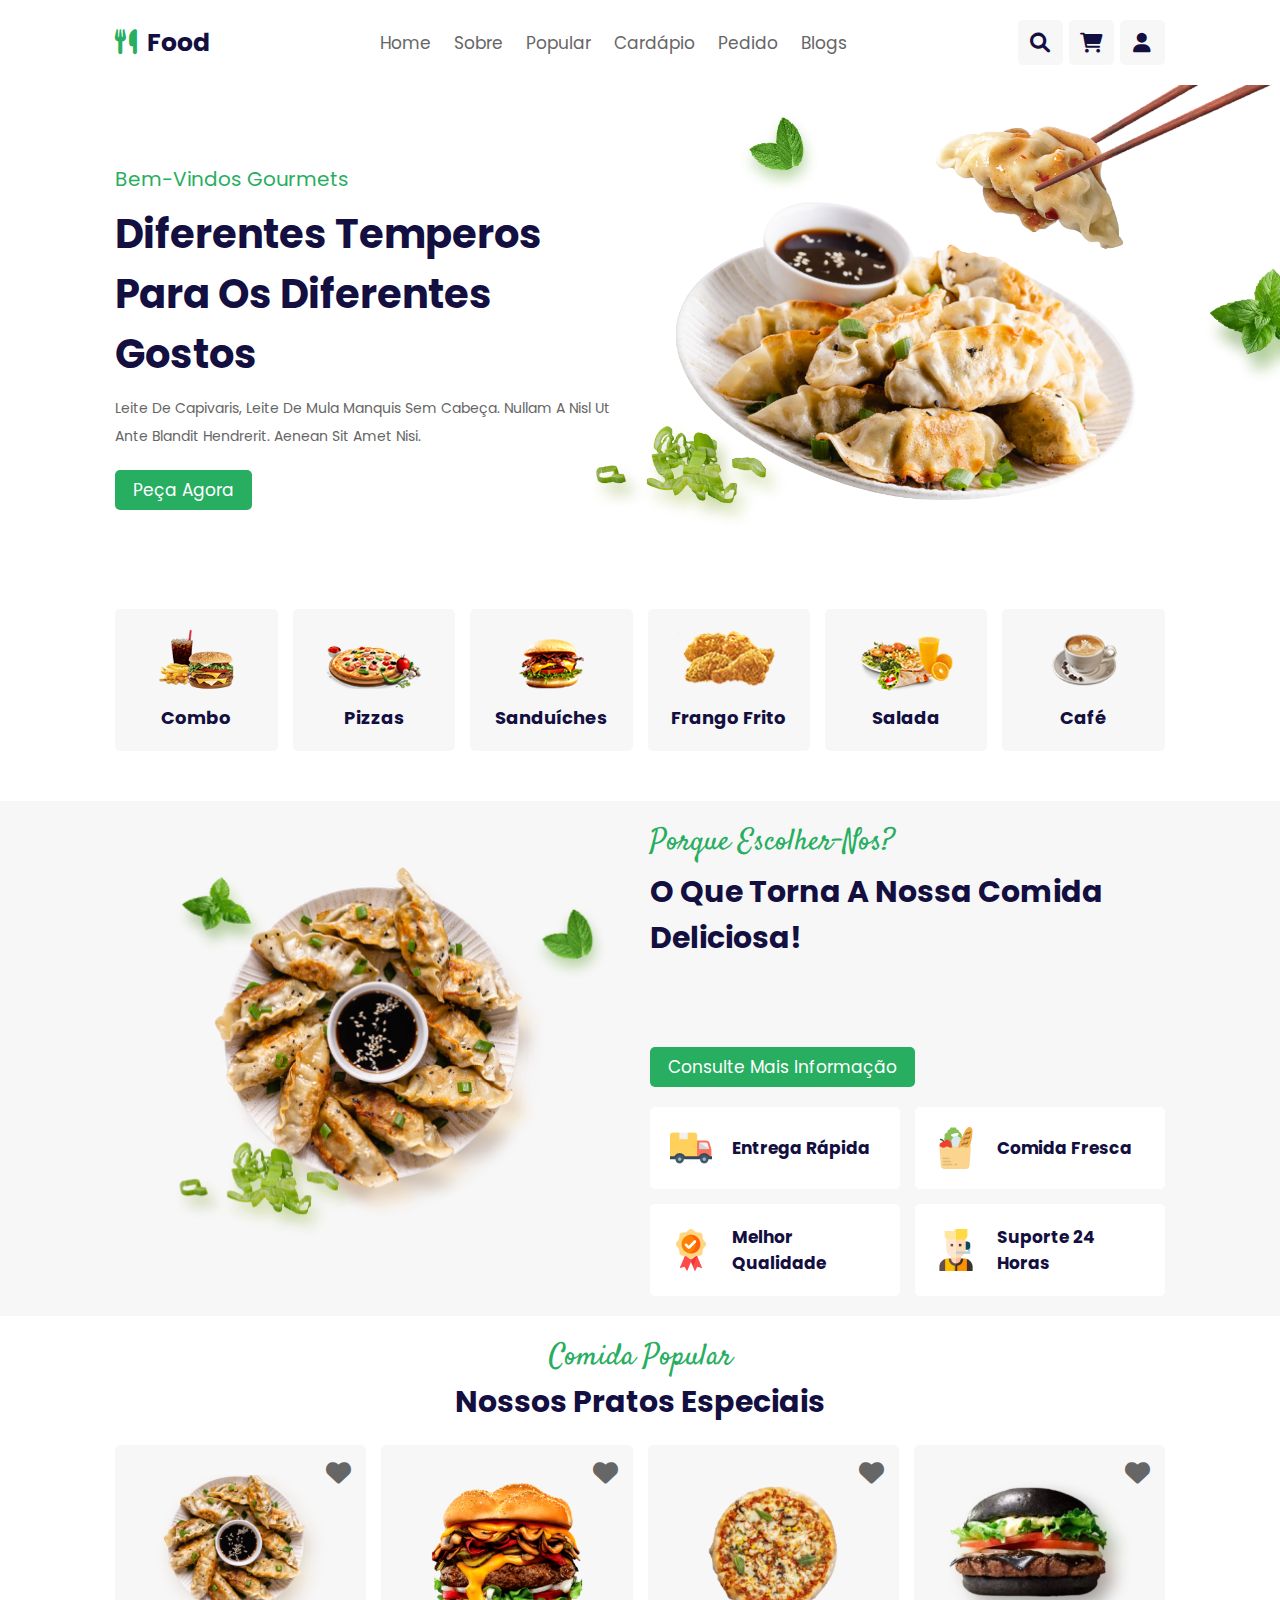
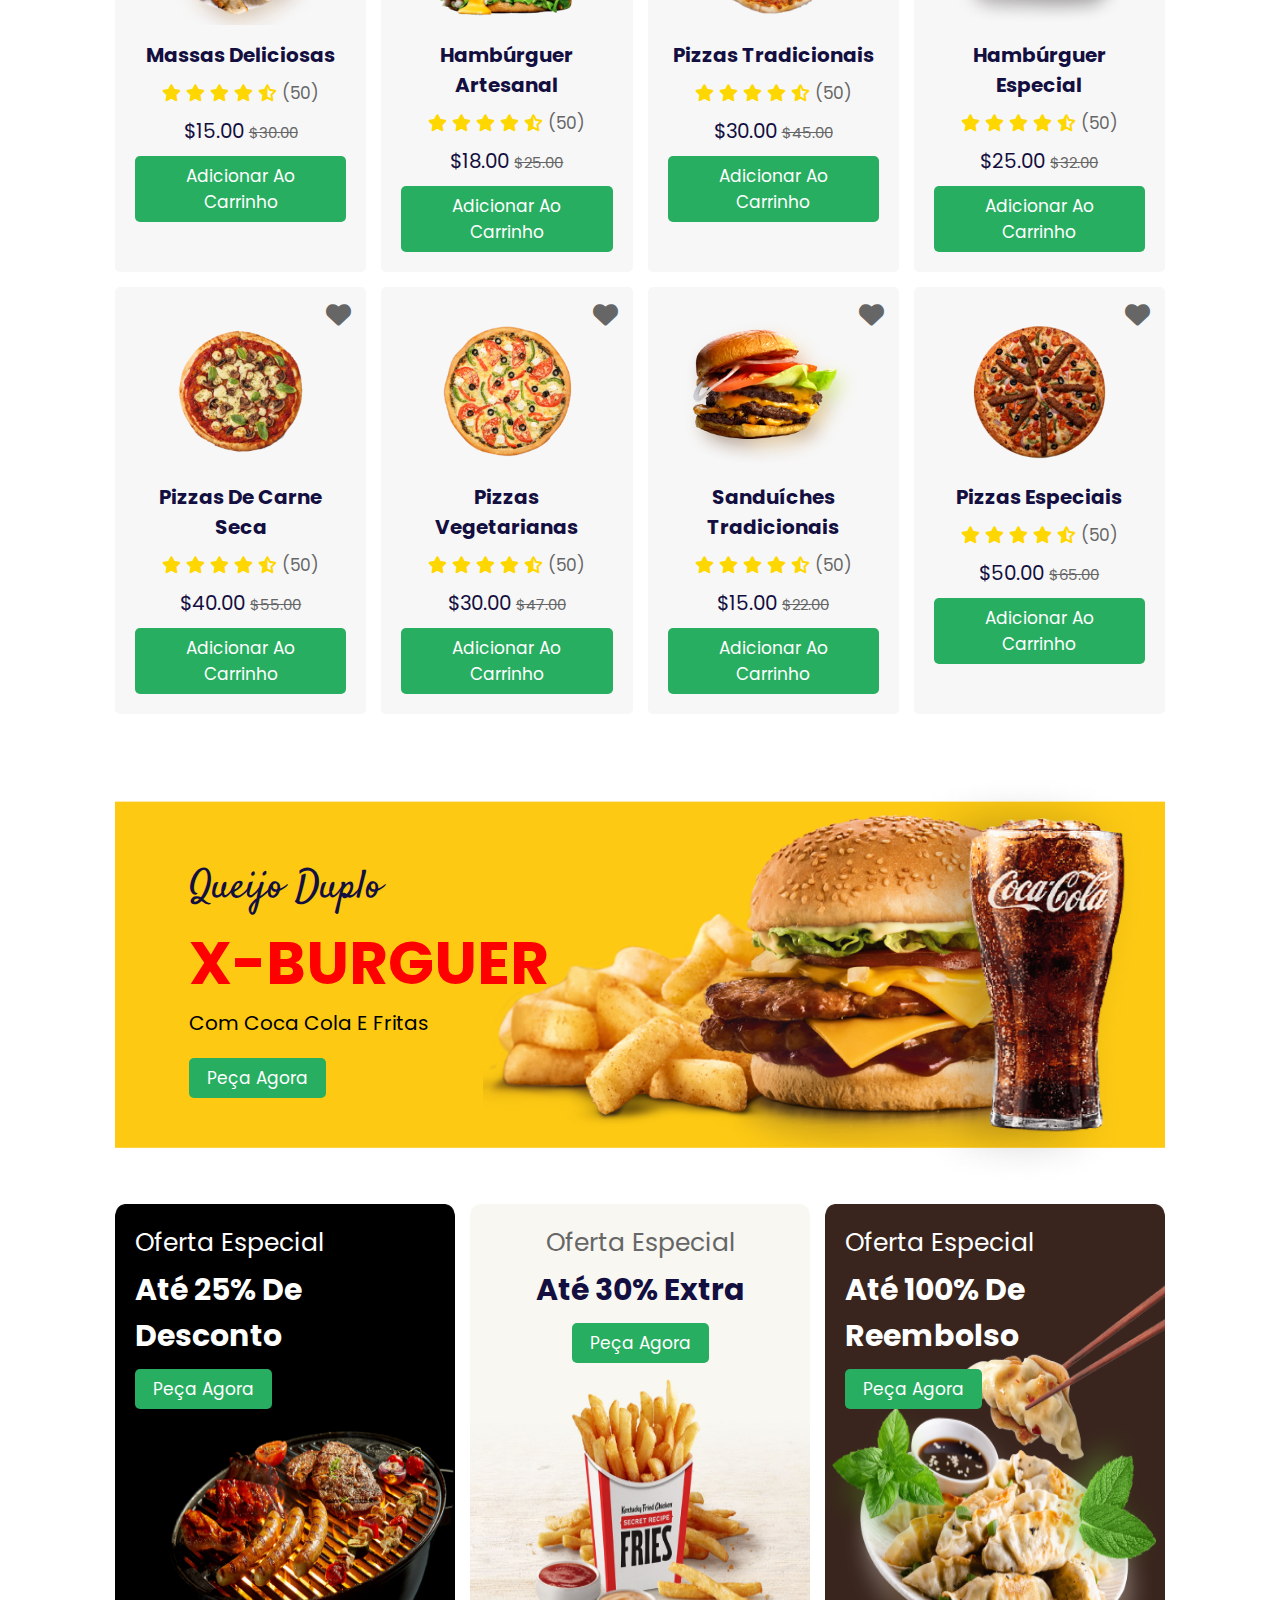
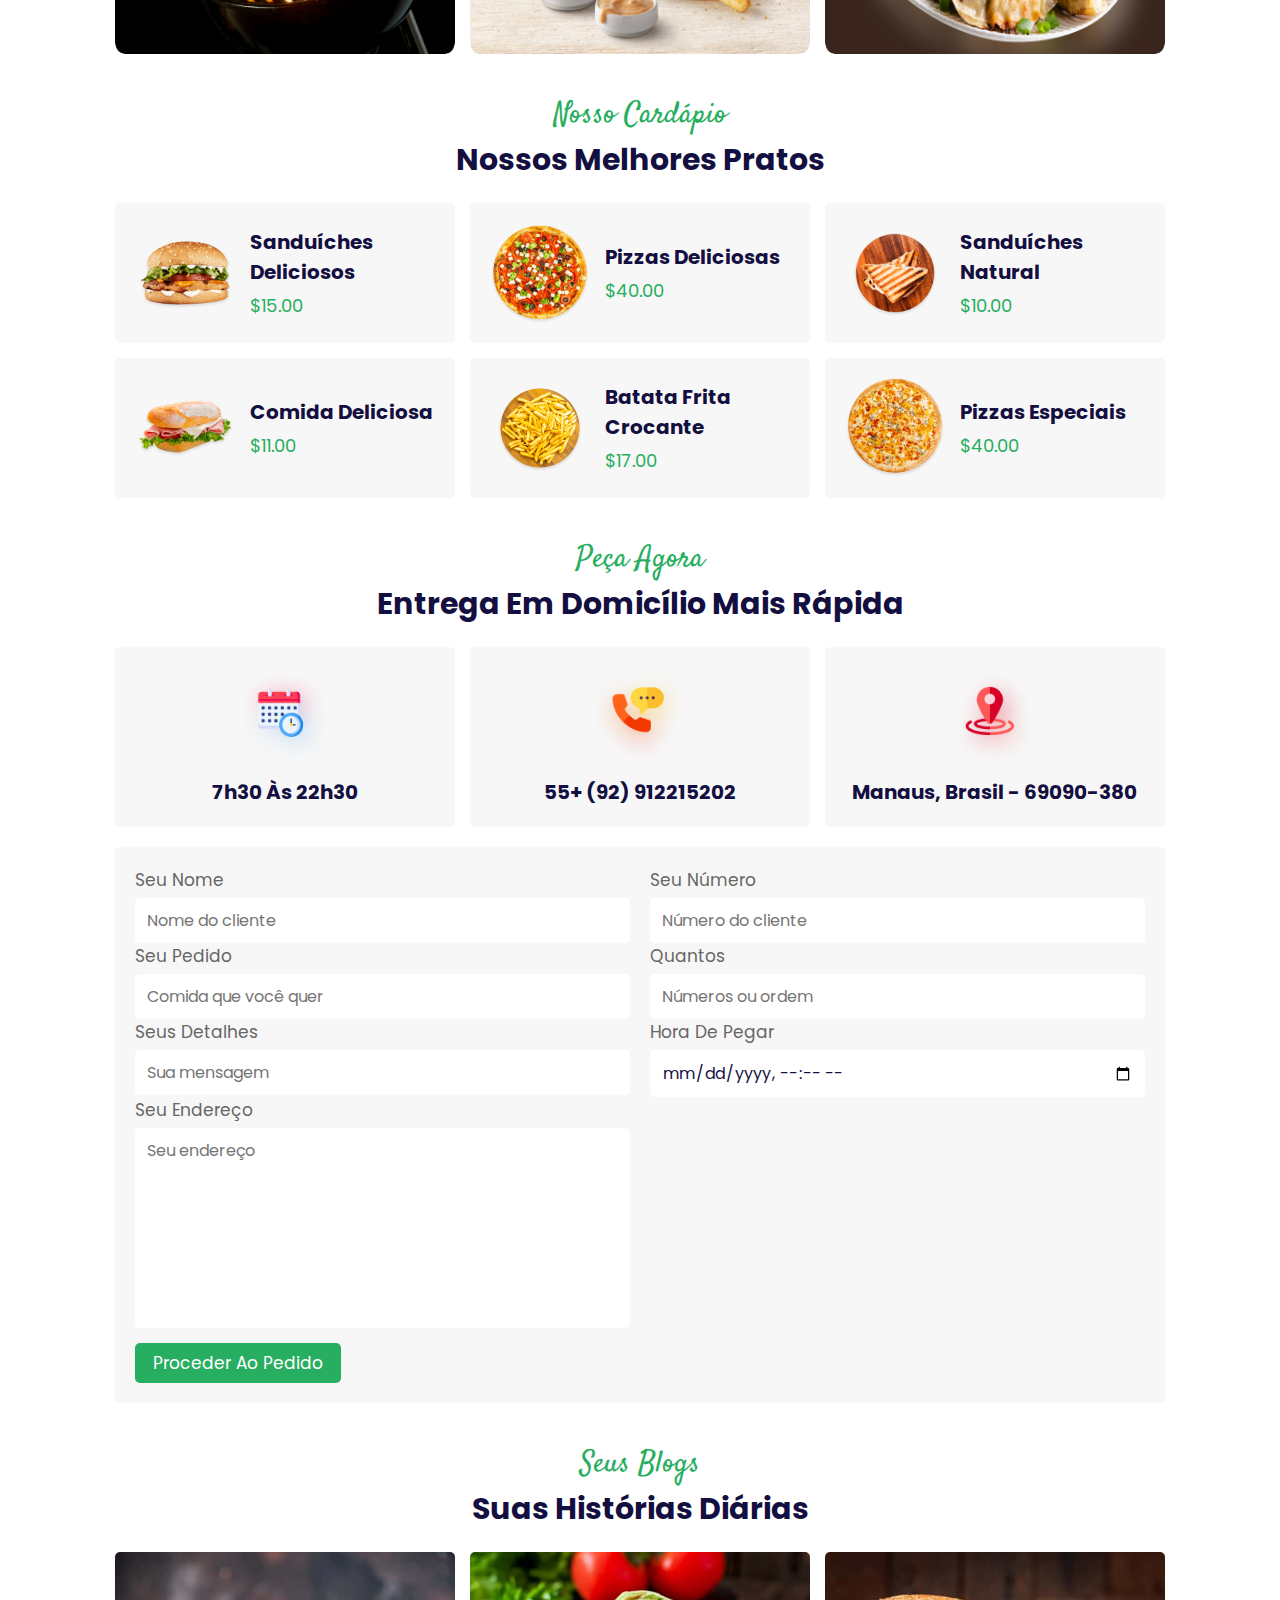
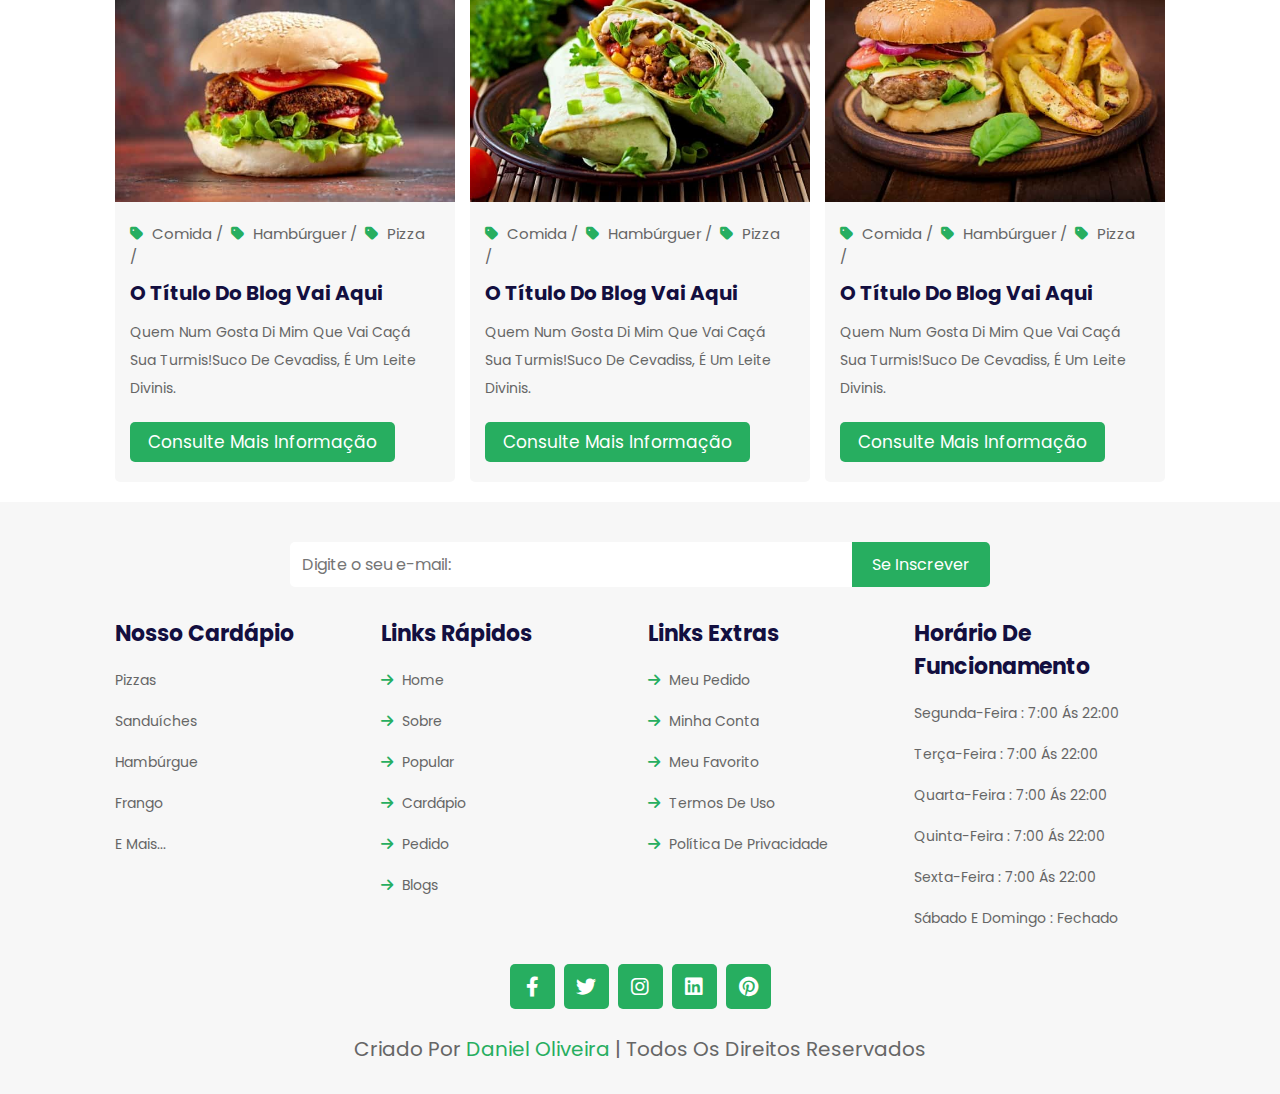
<file: index.html>
<!DOCTYPE html>
<html lang="pt-br">
<head>
    <meta charset="UTF-8">
    <meta http-equiv="X-UA-Compatible" content="IE=edge">
    <meta name="viewport" content="width=device-width, initial-scale=1.0">
    <title>Restaurant Food</title>
    <link rel="stylesheet" href="css/style.css">
    <link rel="stylesheet" href="css/style.scss">
    <link rel="shortcut icon" href="images/favicon.ico"/>
    <link rel="stylesheet" href="https://cdnjs.cloudflare.com/ajax/libs/font-awesome/6.0.0-beta3/css/all.min.css">
</head>
<body>

    <!-- ======= Header section/Seção de cabeçalho ======= -->
    <header class="header">
        <a href="#" class="logo"> <i class="fas fa-utensils"></i> Food </a>

        <nav class="navbar">
            <a href="#home">Home</a>
            <a href="#about">Sobre</a>
            <a href="#popular">Popular</a>
            <a href="#menu">Cardápio</a>
            <a href="#order">Pedido</a>
            <a href="#blogs">Blogs</a>
        </nav>

        <div class="icons">
            <div id="menu-btn" class="fas fa-bars"></div>
            <div id="search-btn" class="fas fa-search"></div>
            <div id="cart-btn" class="fas fa-shopping-cart"></div>
            <div id="login-btn" class="fas fa-user"></div>
        </div>
    </header>


    <!-- Search Form/Formulario de Pesquisa -->
    <section class="search-form-container">
        <form action="">
            <input type="search" name="" placeholder="Procure aqui..." id="search-box">
            <label for="search-box" class="fas fa-search"></label>
        </form>
    </section>


    <!-- Shopping-cart section/Seção de Carrinho de Compras -->
    <section class="shopping-cart-container">
        <div class="products-container">
            <h3 class="title">Seus produtos</h3>
            <div class="box-container">
                <div class="box">
                    <i class="fas fa-times"></i>
                    <img src="images/menu-1.png" alt="">
                    <div class="content">
                        <h3>Sanduíches deliciosos</h3>
                        <span> Quantidade: </span>
                        <input type="number" name="" value="1" id=""><br/>
                        <span> Preço : </span>
                        <span class="price"> $15.00 </span>
                    </div>
                </div>
                <div class="box">
                    <i class="fas fa-times"></i>
                    <img src="images/menu-2.png" alt="">
                    <div class="content">
                        <h3>Pizzas deliciosas</h3>
                        <span> Quantidade: </span>
                        <input type="number" name="" value="1" id=""><br/>
                        <span> Preço : </span>
                        <span class="price"> $40.00 </span>
                    </div>
                </div>
                <div class="box">
                    <i class="fas fa-times"></i>
                    <img src="images/menu-3.png" alt="">
                    <div class="content">
                        <h3>Sanduíches Natural</h3>
                        <span> Quantidade: </span>
                        <input type="number" name="" value="1" id=""><br/>
                        <span> Preço : </span>
                        <span class="price"> $10.00 </span>
                    </div>
                </div>
                <div class="box">
                    <i class="fas fa-times"></i>
                    <img src="images/menu-4.png" alt="">
                    <div class="content">
                        <h3>Comida deliciosa</h3>
                        <span> Quantidade: </span>
                        <input type="number" name="" value="1" id=""><br/>
                        <span> Preço : </span>
                        <span class="price"> $11.00 </span>
                    </div>
                </div>
                <div class="box">
                    <i class="fas fa-times"></i>
                    <img src="images/menu-5.png" alt="">
                    <div class="content">
                        <h3>Batata frita crocante</h3>
                        <span> Quantidade: </span>
                        <input type="number" name="" value="1" id=""><br/>
                        <span> Preço : </span>
                        <span class="price"> $17.00 </span>
                    </div>
                </div>
                <div class="box">
                    <i class="fas fa-times"></i>
                    <img src="images/menu-6.png" alt="">
                    <div class="content">
                        <h3>Pizzas Especiais</h3>
                        <span> Quantidade: </span>
                        <input type="number" name="" value="1" id=""><br/>
                        <span> Preço : </span>
                        <span class="price"> $40.00 </span>
                    </div>
                </div>
            </div>
        </div>


        <div class="cart-total">
            <h3 class="title"> Total do carrinho </h3>
            <div class="box">
                <h3 class="subtotal"> Subtotal : <span>$100</span> </h3>
                <h3 class="total"> Total : <span>$200</span> </h3>

                <a href="#" class="btn">Fazer o check-out</a>

            </div>
        </div>

    </section>


    <!-- Login Form/Formulario de Login -->
    <div class="login-form-container">
        <form action="">
            <h3>Fomulário de Login</h3>
            <input type="email" name="" placeholder="Digite seu E-mail: " id="" class="box">
            <input type="password" name="" placeholder="Digite sua senha: " id="" class="box">
            <div class="remember">
                <input type="checkbox" name="" id="remember-me">
                <label for="remember-me">Lembre de mim</label>
            </div>
            <input type="submit" value="Conecte-se agora" class="btn">
            <p>Esqueceu a senha? <a href="#">Clique aqui</a></p>
            <p>Não tem conta <a href="#">Criar uma</a></p>
        </form>
    </div>


    <!-- ======= Home Section/Seção Inicial ======= -->
    <section class="home" id="home">
        <div class="content">
            <span>Bem-vindos gourmets</span>
            <h3>Diferentes temperos para os diferentes gostos</h3>
            <p>Leite de capivaris, leite de mula manquis sem cabeça. Nullam a nisl ut ante blandit hendrerit. Aenean sit amet nisi.</p>
            <a href="#" class="btn">Peça agora</a>
        </div>
        <div class="image">
            <img src="images/home-img.png" alt="" class="home-img">
            <img src="images/home-parallax-img.png" alt="" class="home-parallax-img">
        </div>
    </section>


    <!-- ======= Category Section/Seção de Categoria ======= -->
    <section class="category">
        <a href="#" class="box">
            <img src="images/cat-1.png" alt="">
            <h3>Combo</h3>
        </a>

        <a href="#" class="box">
            <img src="images/cat-2.png" alt="">
            <h3>Pizzas</h3>
        </a>

        <a href="#" class="box">
            <img src="images/cat-3.png" alt="">
            <h3>Sanduíches</h3>
        </a>

        <a href="#" class="box">
            <img src="images/cat-4.png" alt="">
            <h3>Frango Frito</h3>
        </a>

        <a href="#" class="box">
            <img src="images/cat-5.png" alt="">
            <h3>Salada</h3>
        </a>

        <a href="#" class="box">
            <img src="images/cat-6.png" alt="">
            <h3>Café</h3>
        </a>
    </section>


    <!-- ======= About Section/Seção Sobre Nós ======= -->
    <section class="about" id="about">
        <div class="image">
            <img src="images/about-img.png" alt="">
        </div>

        <div class="content">
            <span>Porque escolher-nos?</span>
            <h3 class="title">O Que torna a nossa comida deliciosa!</h3>
            <p>Mais vale um bebadis conhecidiss, que um alcoolatra anonimis.Tá deprimidis, eu conheço uma cachacis que pode alegrar sua vidis.</p>
            <a href="#" class="btn">Consulte Mais Informação</a>
            <div class="icons-container">
                <div class="icons">
                    <img src="images/serv-1.png" alt="">
                    <h3>Entrega rápida</h3>
                </div>
                <div class="icons">
                    <img src="images/serv-2.png" alt="">
                    <h3>Comida Fresca</h3>
                </div>
                <div class="icons">
                    <img src="images/serv-3.png" alt="">
                    <h3>melhor qualidade</h3>
                </div>
                <div class="icons">
                    <img src="images/serv-4.png" alt="">
                    <h3>Suporte 24 horas</h3> <!--Suporte 24 horas por dia, 7 dias por semana-->
                </div>
            </div>
        </div>
    </section>


    <!-- ======= Popular Section/Seção popular ======= -->
    <section class="popular" id="popular">
        <div class="heading">
            <span>Comida Popular</span>
            <h3>Nossos Pratos Especiais</h3>
        </div>
        <div class="box-container">
            <div class="box">
                <a href="#" class="fas fa-heart"></a>
                <div class="image">
                    <img src="images/food-1.png" alt="">
                </div>
                <div class="content">
                    <h3>Massas Deliciosas</h3>
                    <div class="stars">
                        <i class="fas fa-star"></i>
                        <i class="fas fa-star"></i>
                        <i class="fas fa-star"></i>
                        <i class="fas fa-star"></i>
                        <i class="fas fa-star-half-alt"></i>
                        <span> (50) </span>
                    </div>
                    <div class="price">$15.00 <span>$30.00</span></div>
                    <a href="#" class="btn">Adicionar ao Carrinho</a>
                </div>
            </div>
            <div class="box">
                <a href="#" class="fas fa-heart"></a>
                <div class="image">
                    <img src="images/food-2.png" alt="">
                </div>
                <div class="content">
                    <h3>Hambúrguer Artesanal</h3>
                    <div class="stars">
                        <i class="fas fa-star"></i>
                        <i class="fas fa-star"></i>
                        <i class="fas fa-star"></i>
                        <i class="fas fa-star"></i>
                        <i class="fas fa-star-half-alt"></i>
                        <span> (50) </span>
                    </div>
                    <div class="price">$18.00 <span>$25.00</span></div>
                    <a href="#" class="btn">Adicionar ao Carrinho</a>
                </div>
            </div>
            <div class="box">
                <a href="#" class="fas fa-heart"></a>
                <div class="image">
                    <img src="images/food-3.png" alt="">
                </div>
                <div class="content">
                    <h3>Pizzas Tradicionais</h3>
                    <div class="stars">
                        <i class="fas fa-star"></i>
                        <i class="fas fa-star"></i>
                        <i class="fas fa-star"></i>
                        <i class="fas fa-star"></i>
                        <i class="fas fa-star-half-alt"></i>
                        <span> (50) </span>
                    </div>
                    <div class="price">$30.00 <span>$45.00</span></div>
                    <a href="#" class="btn">Adicionar ao Carrinho</a>
                </div>
            </div>
            <div class="box">
                <a href="#" class="fas fa-heart"></a>
                <div class="image">
                    <img src="images/food-4.png" alt="">
                </div>
                <div class="content">
                    <h3>Hambúrguer Especial</h3>
                    <div class="stars">
                        <i class="fas fa-star"></i>
                        <i class="fas fa-star"></i>
                        <i class="fas fa-star"></i>
                        <i class="fas fa-star"></i>
                        <i class="fas fa-star-half-alt"></i>
                        <span> (50) </span>
                    </div>
                    <div class="price">$25.00 <span>$32.00</span></div>
                    <a href="#" class="btn">Adicionar ao Carrinho</a>
                </div>
            </div>
            <div class="box">
                <a href="#" class="fas fa-heart"></a>
                <div class="image">
                    <img src="images/food-5.png" alt="">
                </div>
                <div class="content">
                    <h3>Pizzas de Carne Seca</h3>
                    <div class="stars">
                        <i class="fas fa-star"></i>
                        <i class="fas fa-star"></i>
                        <i class="fas fa-star"></i>
                        <i class="fas fa-star"></i>
                        <i class="fas fa-star-half-alt"></i>
                        <span> (50) </span>
                    </div>
                    <div class="price">$40.00 <span>$55.00</span></div>
                    <a href="#" class="btn">Adicionar ao Carrinho</a>
                </div>
            </div>
            <div class="box">
                <a href="#" class="fas fa-heart"></a>
                <div class="image">
                    <img src="images/food-6.png" alt="">
                </div>
                <div class="content">
                    <h3>Pizzas Vegetarianas</h3>
                    <div class="stars">
                        <i class="fas fa-star"></i>
                        <i class="fas fa-star"></i>
                        <i class="fas fa-star"></i>
                        <i class="fas fa-star"></i>
                        <i class="fas fa-star-half-alt"></i>
                        <span> (50) </span>
                    </div>
                    <div class="price">$30.00 <span>$47.00</span></div>
                    <a href="#" class="btn">Adicionar ao Carrinho</a>
                </div>
            </div>
            <div class="box">
                <a href="#" class="fas fa-heart"></a>
                <div class="image">
                    <img src="images/food-7.png" alt="">
                </div>
                <div class="content">
                    <h3>Sanduíches Tradicionais</h3>
                    <div class="stars">
                        <i class="fas fa-star"></i>
                        <i class="fas fa-star"></i>
                        <i class="fas fa-star"></i>
                        <i class="fas fa-star"></i>
                        <i class="fas fa-star-half-alt"></i>
                        <span> (50) </span>
                    </div>
                    <div class="price">$15.00 <span>$22.00</span></div>
                    <a href="#" class="btn">Adicionar ao Carrinho</a>
                </div>
            </div>
            <div class="box">
                <a href="#" class="fas fa-heart"></a>
                <div class="image">
                    <img src="images/food-8.png" alt="">
                </div>
                <div class="content">
                    <h3>Pizzas Especiais</h3>
                    <div class="stars">
                        <i class="fas fa-star"></i>
                        <i class="fas fa-star"></i>
                        <i class="fas fa-star"></i>
                        <i class="fas fa-star"></i>
                        <i class="fas fa-star-half-alt"></i>
                        <span> (50) </span>
                    </div>
                    <div class="price">$50.00 <span>$65.00</span></div>
                    <a href="#" class="btn">Adicionar ao Carrinho</a>
                </div>
            </div>
        </div>
    </section>


    <!-- ======= Banner Section/Seção de Banner ======= -->
    <section class="banner">
        <div class="row-banner">
            <div class="content">
                <span>Queijo Duplo</span>
                <h3>X-Burguer</h3>
                <p>Com Coca Cola e Fritas</p>
                <a href="#" class="btn">Peça Agora</a>
            </div>
        </div>
        <div class="grid-banner">
            <div class="grid">
                <img src="images/banner-1.png" alt="">
                <div class="content">
                    <span>Oferta Especial</span>
                    <h3>Até 25% de Desconto</h3>
                    <a href="#" class="btn">Peça Agora</a>
                </div>
            </div>
            <div class="grid">
                <img src="images/banner-2.png" alt="">
                <div class="content center">
                    <span>Oferta Especial</span>
                    <h3>Até 30% Extra</h3>
                    <a href="#" class="btn">Peça Agora</a>
                </div>
            </div>
            <div class="grid">
                <img src="images/banner-3.png" alt="">
                <div class="content">
                    <span>Oferta Especial</span>
                    <h3>Até 100% de reembolso</h3>
                    <a href="#" class="btn">Peça Agora</a>
                </div>
            </div>
        </div>
    </section>


    <!-- ======= Menu Section/Seção de Cardápio ======= -->
    <section class="menu" id="menu">
        <div class="heading">
            <span>Nosso Cardápio</span>
            <h3>Nossos Melhores Pratos</h3>
        </div>
        <div class="box-container">
            <a href="#" class="box">
                <img src="images/menu-1.png" alt="">
                <div class="content">
                    <h3>Sanduíches Deliciosos</h3>
                    <div class="price">$15.00</div>
                </div>
            </a>
            <a href="#" class="box">
                <img src="images/menu-2.png" alt="">
                <div class="content">
                    <h3>Pizzas Deliciosas</h3>
                    <div class="price">$40.00</div>
                </div>
            </a>
            <a href="#" class="box">
                <img src="images/menu-3.png" alt="">
                <div class="content">
                    <h3>Sanduíches Natural</h3>
                    <div class="price">$10.00</div>
                </div>
            </a>
            <a href="#" class="box">
                <img src="images/menu-4.png" alt="">
                <div class="content">
                    <h3>Comida Deliciosa</h3>
                    <div class="price">$11.00</div>
                </div>
            </a>
            <a href="#" class="box">
                <img src="images/menu-5.png" alt="">
                <div class="content">
                    <h3>Batata Frita Crocante</h3>
                    <div class="price">$17.00</div>
                </div>
            </a>
            <a href="#" class="box">
                <img src="images/menu-6.png" alt="">
                <div class="content">
                    <h3>Pizzas Especiais</h3>
                    <div class="price">$40.00</div>
                </div>
            </a>
        </div>
    </section>


    <!-- ======= Order Section/Seção de Pedidos ======= -->
    <section class="order" id="order">
        <div class="heading">
            <span>Peça agora</span>
            <h3>Entrega em domicílio mais rápida</h3>
        </div>
        <div class="icons-container">
            <div class="icons">
                <img src="images/icon-1.png" alt="">
                <h3> 7h30 às 22h30 </h3>
            </div>
            <div class="icons">
                <img src="images/icon-2.png" alt="">
                <h3>55+ (92) 912215202 </h3>
            </div>
            <div class="icons">
                <img src="images/icon-3.png" alt="">
                <h3> Manaus, Brasil - 69090-380</h3>
            </div>
        </div>
        <form action="">
            <div class="flex">
                <div class="inputBox">
                    <span>Seu nome</span>
                    <input type="text" placeholder="Nome do cliente" name="" id="">
                </div>
                <div class="inputBox">
                    <span>Seu número</span>
                    <input type="number" placeholder="Número do cliente" name="" id="">
                </div>
            </div>
            <div class="flex">
                <div class="inputBox">
                    <span>Seu pedido</span>
                    <input type="text" placeholder="Comida que você quer" name="" id="">
                </div>
                <div class="inputBox">
                    <span>Quantos</span>
                    <input type="number" placeholder="Números ou ordem" name="" id="">
                </div>
            </div>
            <div class="flex">
                <div class="inputBox">
                    <span>Seus detalhes</span>
                    <input type="text" placeholder="Sua mensagem" name="" id="">
                </div>
                <div class="inputBox">
                    <span>Hora de pegar</span>
                    <input type="datetime-local">
                </div>
            </div>
            <div class="flex">
                <div class="inputBox">
                    <span>Seu endereço</span>
                    <textarea placeholder="Seu endereço" id="" cols="30" rows="10"></textarea>
                </div>
                <div class="inputBox">
                    <iframe class="map" src="https://www.google.com/maps/embed?pb=!1m18!1m12!1m3!1d31873.777875368487!2d-60.
                    00014873800121!3d-3.0349674085442957!2m3!1f0!2f0!3f0!3m2!1i1024!2i768!4f13.
                    1!3m3!1m2!1s0x926c1a35b6ea5203%3A0x55b9105841c57f2e!2sCidade%20Nova%2C%20Manaus%20-%20AM!
                    5e0!3m2!1spt-BR!2sbr!4v1645622121697!5m2!1spt-BR!2sbr" allowfullscreen="" loading="lazy">
                    </iframe>
                </div>
            </div>
            <input type="submit" value="Proceder ao pedido" class="btn">
        </form>
    </section>


    <!-- ======= Blogs Section/Seção de Blogs ======= -->
    <section class="blogs" id="blogs">
        <div class="heading">
            <span>Seus blogs</span>
            <h3>Suas histórias diárias</h3>
        </div>
        <div class="box-container">
            <div class="box">
                <div class="image">
                    <h3><i class="fas fa-calendar"></i> 23 de Fevereiro de 2022</h3>
                    <img src="images/blog-1.jpg" alt="">
                </div>
                    <div class="content">
                        <div class="tags">
                            <a href="#"><i class="fas fa-tag"></i> Comida /</a>
                            <a href="#"><i class="fas fa-tag"></i> Hambúrguer /</a>
                            <a href="#"><i class="fas fa-tag"></i> Pizza /</a>
                        </div>
                        <h3>O título do blog vai aqui</h3>
                        <p>Quem num gosta di mim que vai caçá sua turmis!Suco de cevadiss, é um leite divinis.</p>
                        <a href="#" class="btn">Consulte Mais informação</a>
                    </div>
                </div>
                <div class="box">
                <div class="image">
                    <h3><i class="fas fa-calendar"></i> 23 de Fevereiro de 2022</h3>
                    <img src="images/blog-2.jpg" alt="">
                </div>    
                    <div class="content">
                        <div class="tags">
                            <a href="#"><i class="fas fa-tag"></i> Comida /</a>
                            <a href="#"><i class="fas fa-tag"></i> Hambúrguer /</a>
                            <a href="#"><i class="fas fa-tag"></i> Pizza /</a>
                        </div>
                        <h3>O título do blog vai aqui</h3>
                        <p>Quem num gosta di mim que vai caçá sua turmis!Suco de cevadiss, é um leite divinis.</p>
                        <a href="#" class="btn">Consulte Mais informação</a>
                    </div>
                </div>
                <div class="box">
                <div class="image">
                    <h3><i class="fas fa-calendar"></i> 23 de Fevereiro de 2022</h3>
                    <img src="images/blog-3.jpg" alt="">
                </div>    
                    <div class="content">
                        <div class="tags">
                            <a href="#"><i class="fas fa-tag"></i> Comida /</a>
                            <a href="#"><i class="fas fa-tag"></i> Hambúrguer /</a>
                            <a href="#"><i class="fas fa-tag"></i> Pizza /</a>
                        </div>
                        <h3>O título do blog vai aqui</h3>
                        <p>Quem num gosta di mim que vai caçá sua turmis!Suco de cevadiss, é um leite divinis.</p>
                        <a href="#" class="btn">Consulte Mais informação</a>
                    </div>
                </div>
            </div>
    </section>


    <!-- ======= Footer Section/Seção de Rodapé ======= -->
    <section class="footer">
        <div class="newsletter">
            <h3></h3>
            <form action="">
                <input type="email" name="" placeholder="Digite o seu e-mail: " id="">
                <input type="submit" value="Se Inscrever">
            </form>
        </div>
        <div class="box-container">
            <div class="box">
                <h3>Nosso Cardápio</h3>
                <a href="#">Pizzas</a>
                <a href="#">Sanduíches</a>
                <a href="#">Hambúrgue</a>
                <a href="#">Frango</a>
                <a href="#">E Mais...</a>
            </div>
            <div class="box">
                <h3>Links Rápidos</h3>
                <a href="#home"> <i class="fas fa-arrow-right"></i> Home</a>
                <a href="#about"> <i class="fas fa-arrow-right"></i> Sobre</a>
                <a href="#popular"> <i class="fas fa-arrow-right"></i> Popular</a>
                <a href="#menu"> <i class="fas fa-arrow-right"></i> Cardápio</a>
                <a href="#order"> <i class="fas fa-arrow-right"></i> Pedido</a>
                <a href="#blogs"> <i class="fas fa-arrow-right"></i> Blogs</a>
            </div>
            <div class="box">
                <h3>Links Extras</h3>
                <a href="#"> <i class="fas fa-arrow-right"></i> Meu Pedido</a>
                <a href="#"> <i class="fas fa-arrow-right"></i> Minha Conta</a>
                <a href="#"> <i class="fas fa-arrow-right"></i> Meu Favorito</a>
                <a href="#"> <i class="fas fa-arrow-right"></i> Termos de Uso</a>
                <a href="#"> <i class="fas fa-arrow-right"></i> Política de Privacidade</a>
            </div>
            <div class="box">
                <h3>Horário de funcionamento</h3>
               <p>Segunda-feira : 7:00 ás 22:00</p>
               <p>Terça-feira : 7:00 ás 22:00</p>
               <p>Quarta-feira : 7:00 ás 22:00</p>
               <p>Quinta-feira : 7:00 ás 22:00</p>
               <p>Sexta-feira : 7:00 ás 22:00</p>
               <p>Sábado e Domingo : fechado</p>
            </div>
        </div>
        <div class="bottom">
            <div class="share">
                <a href="#" class="fab fa-facebook-f"></a>
                <a href="#" class="fab fa-twitter"></a>
                <a href="#" class="fab fa-instagram"></a>
                <a href="#" class="fab fa-linkedin"></a>
                <a href="#" class="fab fa-pinterest"></a>
            </div>
            <div class="credit"> Criado Por <span>Daniel Oliveira</span> | Todos os Direitos Reservados </div>
        </div>
    </section>



    <script src="js/script.js"></script>
</body>
</html>

<!--
    Autor: Daniel Oliveira
    Email: danieloliveira.webmaster@gmail.com
    Manaus/Amazonas
    18/02/2022
-->
</file>
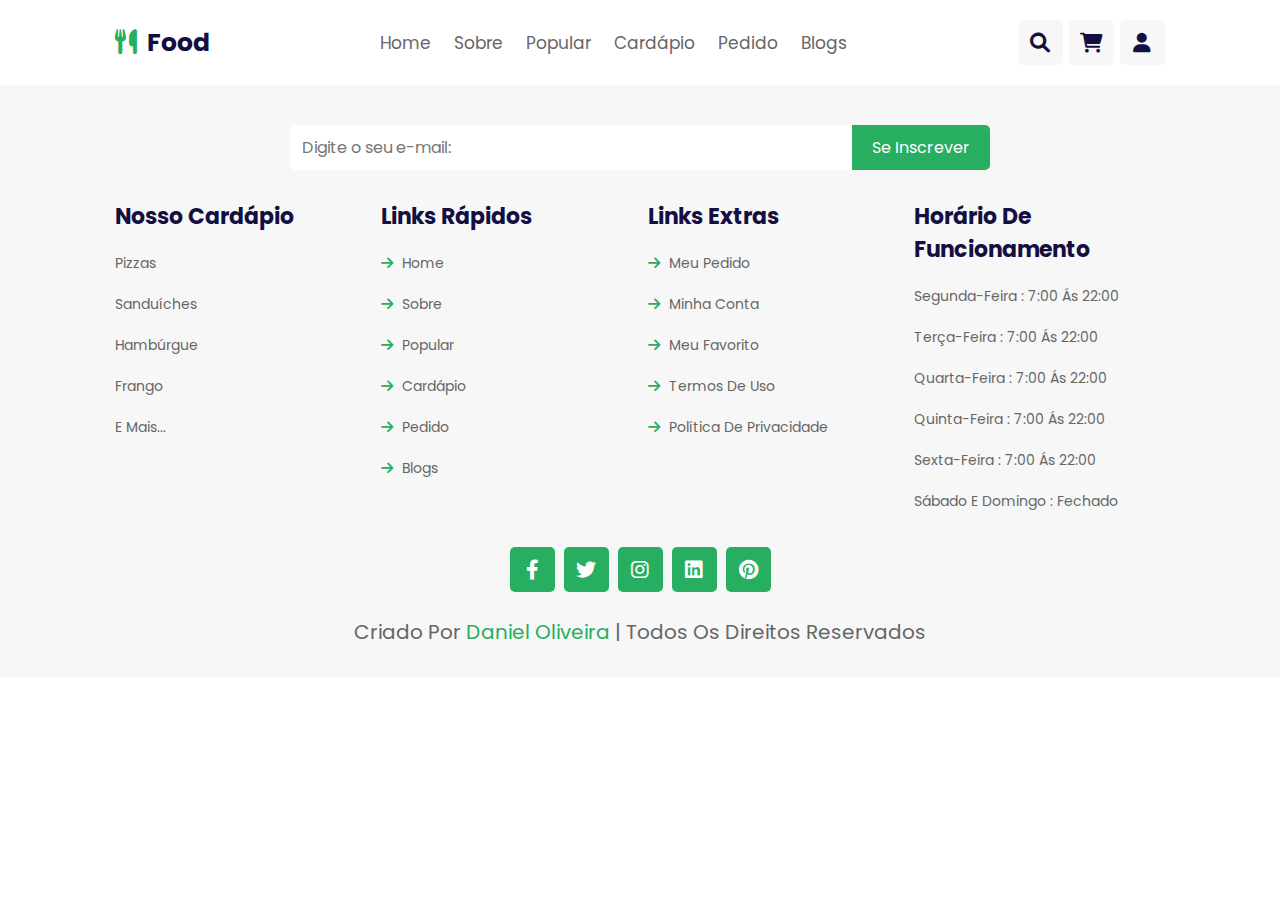
<file: about.html>
<!DOCTYPE html>
<html lang="pt-br">
<head>
    <meta charset="UTF-8">
    <meta http-equiv="X-UA-Compatible" content="IE=edge">
    <meta name="viewport" content="width=device-width, initial-scale=1.0">
    <title>Restaurant Food</title>
    <link rel="stylesheet" href="css/style.css">
    <link rel="stylesheet" href="css/style.scss">
    <link rel="shortcut icon" href="images/favicon.ico"/>
    <link rel="stylesheet" href="https://cdnjs.cloudflare.com/ajax/libs/font-awesome/6.0.0-beta3/css/all.min.css">
</head>
<body>

    <!-- ======= Header section/Seção de cabeçalho ======= -->
    <header class="header">
        <a href="#" class="logo"> <i class="fas fa-utensils"></i> Food </a>

        <nav class="navbar">
            <a href="home.html">Home</a>
            <a href="about.html">Sobre</a>
            <a href="popular.html">Popular</a>
            <a href="menu.html">Cardápio</a>
            <a href="order.html">Pedido</a>
            <a href="blogs.html">Blogs</a>
        </nav>

        <div class="icons">
            <div id="menu-btn" class="fas fa-bars"></div>
            <div id="search-btn" class="fas fa-search"></div>
            <div id="cart-btn" class="fas fa-shopping-cart"></div>
            <div id="login-btn" class="fas fa-user"></div>
        </div>
    </header>


    <!-- Search Form/Formulario de Pesquisa -->
    <section class="search-form-container">
        <form action="">
            <input type="search" name="" placeholder="Procure aqui..." id="search-box">
            <label for="search-box" class="fas fa-search"></label>
        </form>
    </section>


    <!-- Shopping-cart section/Seção de Carrinho de Compras -->
    <section class="shopping-cart-container">
        <div class="products-container">
            <h3 class="title">Seus produtos</h3>
            <div class="box-container">
                <div class="box">
                    <i class="fas fa-times"></i>
                    <img src="images/menu-1.png" alt="">
                    <div class="content">
                        <h3>Sanduíches deliciosos</h3>
                        <span> Quantidade: </span>
                        <input type="number" name="" value="1" id=""><br/>
                        <span> Preço : </span>
                        <span class="price"> $15.00 </span>
                    </div>
                </div>
                <div class="box">
                    <i class="fas fa-times"></i>
                    <img src="images/menu-2.png" alt="">
                    <div class="content">
                        <h3>Pizzas deliciosas</h3>
                        <span> Quantidade: </span>
                        <input type="number" name="" value="1" id=""><br/>
                        <span> Preço : </span>
                        <span class="price"> $40.00 </span>
                    </div>
                </div>
                <div class="box">
                    <i class="fas fa-times"></i>
                    <img src="images/menu-3.png" alt="">
                    <div class="content">
                        <h3>Sanduíches Natural</h3>
                        <span> Quantidade: </span>
                        <input type="number" name="" value="1" id=""><br/>
                        <span> Preço : </span>
                        <span class="price"> $10.00 </span>
                    </div>
                </div>
                <div class="box">
                    <i class="fas fa-times"></i>
                    <img src="images/menu-4.png" alt="">
                    <div class="content">
                        <h3>Comida deliciosa</h3>
                        <span> Quantidade: </span>
                        <input type="number" name="" value="1" id=""><br/>
                        <span> Preço : </span>
                        <span class="price"> $11.00 </span>
                    </div>
                </div>
                <div class="box">
                    <i class="fas fa-times"></i>
                    <img src="images/menu-5.png" alt="">
                    <div class="content">
                        <h3>Batata frita crocante</h3>
                        <span> Quantidade: </span>
                        <input type="number" name="" value="1" id=""><br/>
                        <span> Preço : </span>
                        <span class="price"> $17.00 </span>
                    </div>
                </div>
                <div class="box">
                    <i class="fas fa-times"></i>
                    <img src="images/menu-6.png" alt="">
                    <div class="content">
                        <h3>Pizzas Especiais</h3>
                        <span> Quantidade: </span>
                        <input type="number" name="" value="1" id=""><br/>
                        <span> Preço : </span>
                        <span class="price"> $40.00 </span>
                    </div>
                </div>
            </div>
        </div>


        <div class="cart-total">
            <h3 class="title"> Total do carrinho </h3>
            <div class="box">
                <h3 class="subtotal"> Subtotal : <span>$100</span> </h3>
                <h3 class="total"> Total : <span>$200</span> </h3>

                <a href="#" class="btn">Fazer o check-out</a>

            </div>
        </div>

    </section>


    <!-- Login Form/Formulario de Login -->
    <div class="login-form-container">
        <form action="">
            <h3>Fomulário de Login</h3>
            <input type="email" name="" placeholder="Digite seu E-mail: " id="" class="box">
            <input type="password" name="" placeholder="Digite sua senha: " id="" class="box">
            <div class="remember">
                <input type="checkbox" name="" id="remember-me">
                <label for="remember-me">Lembre de mim</label>
            </div>
            <input type="submit" value="Conecte-se agora" class="btn">
            <p>Esqueceu a senha? <a href="#">Clique aqui</a></p>
            <p>Não tem conta <a href="#">Criar uma</a></p>
        </form>
    </div>




    <!-- ======= Footer Section/Seção de Rodapé ======= -->
    <section class="footer">
        <div class="newsletter">
            <h3></h3>
            <form action="">
                <input type="email" name="" placeholder="Digite o seu e-mail: " id="">
                <input type="submit" value="Se Inscrever">
            </form>
        </div>
        <div class="box-container">
            <div class="box">
                <h3>Nosso Cardápio</h3>
                <a href="#">Pizzas</a>
                <a href="#">Sanduíches</a>
                <a href="#">Hambúrgue</a>
                <a href="#">Frango</a>
                <a href="#">E Mais...</a>
            </div>
            <div class="box">
                <h3>Links Rápidos</h3>
                <a href="#home"> <i class="fas fa-arrow-right"></i> Home</a>
                <a href="#about"> <i class="fas fa-arrow-right"></i> Sobre</a>
                <a href="#popular"> <i class="fas fa-arrow-right"></i> Popular</a>
                <a href="#menu"> <i class="fas fa-arrow-right"></i> Cardápio</a>
                <a href="#order"> <i class="fas fa-arrow-right"></i> Pedido</a>
                <a href="#blogs"> <i class="fas fa-arrow-right"></i> Blogs</a>
            </div>
            <div class="box">
                <h3>Links Extras</h3>
                <a href="#"> <i class="fas fa-arrow-right"></i> Meu Pedido</a>
                <a href="#"> <i class="fas fa-arrow-right"></i> Minha Conta</a>
                <a href="#"> <i class="fas fa-arrow-right"></i> Meu Favorito</a>
                <a href="#"> <i class="fas fa-arrow-right"></i> Termos de Uso</a>
                <a href="#"> <i class="fas fa-arrow-right"></i> Política de Privacidade</a>
            </div>
            <div class="box">
                <h3>Horário de funcionamento</h3>
               <p>Segunda-feira : 7:00 ás 22:00</p>
               <p>Terça-feira : 7:00 ás 22:00</p>
               <p>Quarta-feira : 7:00 ás 22:00</p>
               <p>Quinta-feira : 7:00 ás 22:00</p>
               <p>Sexta-feira : 7:00 ás 22:00</p>
               <p>Sábado e Domingo : fechado</p>
            </div>
        </div>
        <div class="bottom">
            <div class="share">
                <a href="#" class="fab fa-facebook-f"></a>
                <a href="#" class="fab fa-twitter"></a>
                <a href="#" class="fab fa-instagram"></a>
                <a href="#" class="fab fa-linkedin"></a>
                <a href="#" class="fab fa-pinterest"></a>
            </div>
            <div class="credit"> Criado Por <span>Daniel Oliveira</span> | Todos os Direitos Reservados </div>
        </div>
    </section>



    <script src="js/script.js"></script>
</body>
</html>

<!--
    Autor: Daniel Oliveira
    Email: danieloliveira.webmaster@gmail.com
    Manaus/Amazonas
    18/02/2022
-->
</file>
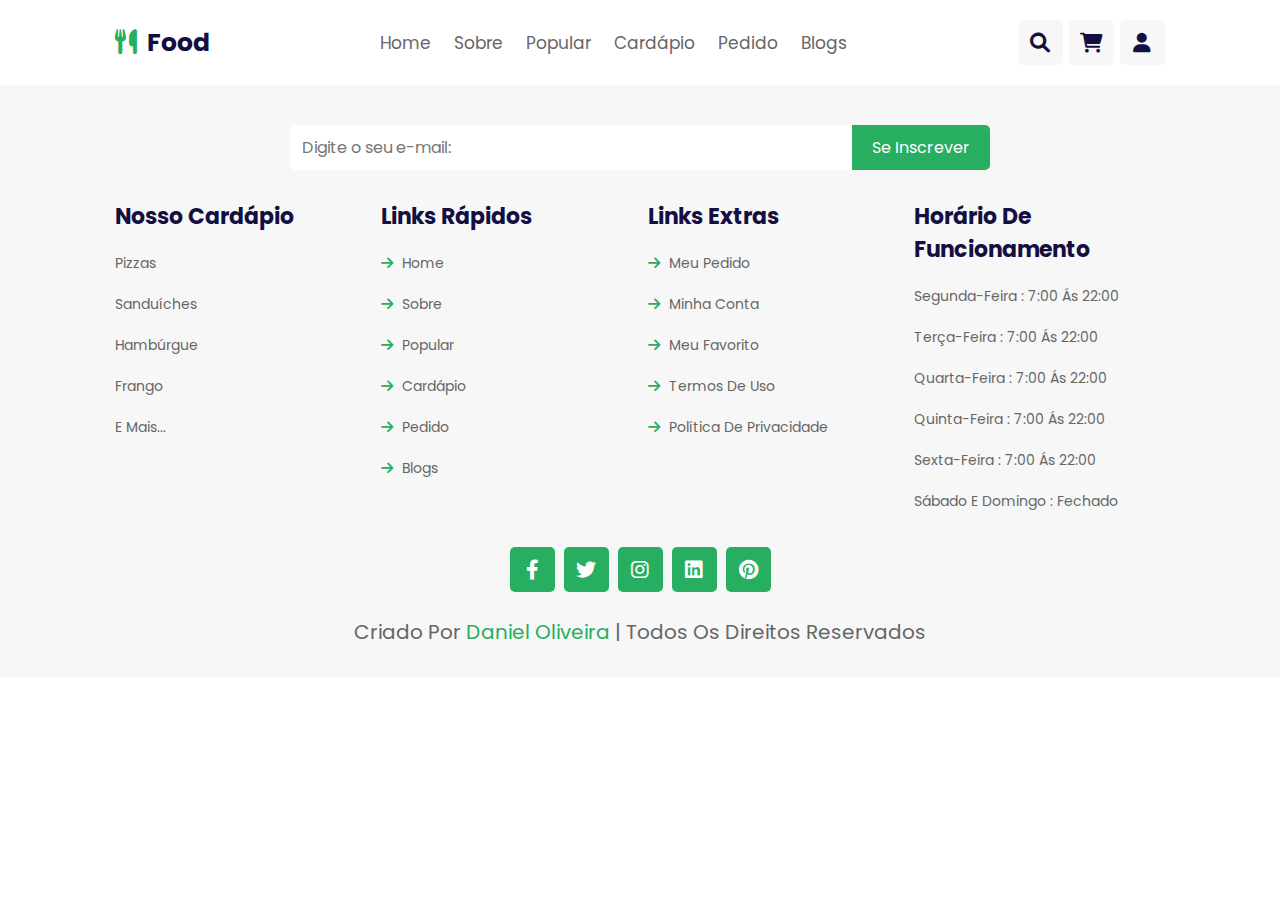
<file: blogs.html>
<!DOCTYPE html>
<html lang="pt-br">
<head>
    <meta charset="UTF-8">
    <meta http-equiv="X-UA-Compatible" content="IE=edge">
    <meta name="viewport" content="width=device-width, initial-scale=1.0">
    <title>Blogs</title>
    <link rel="stylesheet" href="css/style.css">
    <link rel="stylesheet" href="css/style.scss">
    <link rel="shortcut icon" href="images/favicon.ico"/>
    <link rel="stylesheet" href="https://cdnjs.cloudflare.com/ajax/libs/font-awesome/6.0.0-beta3/css/all.min.css">
</head>
<body>

    <!-- ======= Header section/Seção de cabeçalho ======= -->
    <header class="header">
        <a href="#" class="logo"> <i class="fas fa-utensils"></i> Food </a>

        <nav class="navbar">
            <a href="home.html">Home</a>
            <a href="about.html">Sobre</a>
            <a href="popular.html">Popular</a>
            <a href="menu.html">Cardápio</a>
            <a href="order.html">Pedido</a>
            <a href="blogs.html">Blogs</a>
        </nav>

        <div class="icons">
            <div id="menu-btn" class="fas fa-bars"></div>
            <div id="search-btn" class="fas fa-search"></div>
            <div id="cart-btn" class="fas fa-shopping-cart"></div>
            <div id="login-btn" class="fas fa-user"></div>
        </div>
    </header>


    <!-- Search Form/Formulario de Pesquisa -->
    <section class="search-form-container">
        <form action="">
            <input type="search" name="" placeholder="Procure aqui..." id="search-box">
            <label for="search-box" class="fas fa-search"></label>
        </form>
    </section>


    <!-- Shopping-cart section/Seção de Carrinho de Compras -->
    <section class="shopping-cart-container">
        <div class="products-container">
            <h3 class="title">Seus produtos</h3>
            <div class="box-container">
                <div class="box">
                    <i class="fas fa-times"></i>
                    <img src="images/menu-1.png" alt="">
                    <div class="content">
                        <h3>Sanduíches deliciosos</h3>
                        <span> Quantidade: </span>
                        <input type="number" name="" value="1" id=""><br/>
                        <span> Preço : </span>
                        <span class="price"> $15.00 </span>
                    </div>
                </div>
                <div class="box">
                    <i class="fas fa-times"></i>
                    <img src="images/menu-2.png" alt="">
                    <div class="content">
                        <h3>Pizzas deliciosas</h3>
                        <span> Quantidade: </span>
                        <input type="number" name="" value="1" id=""><br/>
                        <span> Preço : </span>
                        <span class="price"> $40.00 </span>
                    </div>
                </div>
                <div class="box">
                    <i class="fas fa-times"></i>
                    <img src="images/menu-3.png" alt="">
                    <div class="content">
                        <h3>Sanduíches Natural</h3>
                        <span> Quantidade: </span>
                        <input type="number" name="" value="1" id=""><br/>
                        <span> Preço : </span>
                        <span class="price"> $10.00 </span>
                    </div>
                </div>
                <div class="box">
                    <i class="fas fa-times"></i>
                    <img src="images/menu-4.png" alt="">
                    <div class="content">
                        <h3>Comida deliciosa</h3>
                        <span> Quantidade: </span>
                        <input type="number" name="" value="1" id=""><br/>
                        <span> Preço : </span>
                        <span class="price"> $11.00 </span>
                    </div>
                </div>
                <div class="box">
                    <i class="fas fa-times"></i>
                    <img src="images/menu-5.png" alt="">
                    <div class="content">
                        <h3>Batata frita crocante</h3>
                        <span> Quantidade: </span>
                        <input type="number" name="" value="1" id=""><br/>
                        <span> Preço : </span>
                        <span class="price"> $17.00 </span>
                    </div>
                </div>
                <div class="box">
                    <i class="fas fa-times"></i>
                    <img src="images/menu-6.png" alt="">
                    <div class="content">
                        <h3>Pizzas Especiais</h3>
                        <span> Quantidade: </span>
                        <input type="number" name="" value="1" id=""><br/>
                        <span> Preço : </span>
                        <span class="price"> $40.00 </span>
                    </div>
                </div>
            </div>
        </div>


        <div class="cart-total">
            <h3 class="title"> Total do carrinho </h3>
            <div class="box">
                <h3 class="subtotal"> Subtotal : <span>$100</span> </h3>
                <h3 class="total"> Total : <span>$200</span> </h3>

                <a href="#" class="btn">Fazer o check-out</a>

            </div>
        </div>

    </section>


    <!-- Login Form/Formulario de Login -->
    <div class="login-form-container">
        <form action="">
            <h3>Fomulário de Login</h3>
            <input type="email" name="" placeholder="Digite seu E-mail: " id="" class="box">
            <input type="password" name="" placeholder="Digite sua senha: " id="" class="box">
            <div class="remember">
                <input type="checkbox" name="" id="remember-me">
                <label for="remember-me">Lembre de mim</label>
            </div>
            <input type="submit" value="Conecte-se agora" class="btn">
            <p>Esqueceu a senha? <a href="#">Clique aqui</a></p>
            <p>Não tem conta <a href="#">Criar uma</a></p>
        </form>
    </div>




    <!-- ======= Footer Section/Seção de Rodapé ======= -->
    <section class="footer">
        <div class="newsletter">
            <h3></h3>
            <form action="">
                <input type="email" name="" placeholder="Digite o seu e-mail: " id="">
                <input type="submit" value="Se Inscrever">
            </form>
        </div>
        <div class="box-container">
            <div class="box">
                <h3>Nosso Cardápio</h3>
                <a href="#">Pizzas</a>
                <a href="#">Sanduíches</a>
                <a href="#">Hambúrgue</a>
                <a href="#">Frango</a>
                <a href="#">E Mais...</a>
            </div>
            <div class="box">
                <h3>Links Rápidos</h3>
                <a href="#home"> <i class="fas fa-arrow-right"></i> Home</a>
                <a href="#about"> <i class="fas fa-arrow-right"></i> Sobre</a>
                <a href="#popular"> <i class="fas fa-arrow-right"></i> Popular</a>
                <a href="#menu"> <i class="fas fa-arrow-right"></i> Cardápio</a>
                <a href="#order"> <i class="fas fa-arrow-right"></i> Pedido</a>
                <a href="#blogs"> <i class="fas fa-arrow-right"></i> Blogs</a>
            </div>
            <div class="box">
                <h3>Links Extras</h3>
                <a href="#"> <i class="fas fa-arrow-right"></i> Meu Pedido</a>
                <a href="#"> <i class="fas fa-arrow-right"></i> Minha Conta</a>
                <a href="#"> <i class="fas fa-arrow-right"></i> Meu Favorito</a>
                <a href="#"> <i class="fas fa-arrow-right"></i> Termos de Uso</a>
                <a href="#"> <i class="fas fa-arrow-right"></i> Política de Privacidade</a>
            </div>
            <div class="box">
                <h3>Horário de funcionamento</h3>
               <p>Segunda-feira : 7:00 ás 22:00</p>
               <p>Terça-feira : 7:00 ás 22:00</p>
               <p>Quarta-feira : 7:00 ás 22:00</p>
               <p>Quinta-feira : 7:00 ás 22:00</p>
               <p>Sexta-feira : 7:00 ás 22:00</p>
               <p>Sábado e Domingo : fechado</p>
            </div>
        </div>
        <div class="bottom">
            <div class="share">
                <a href="#" class="fab fa-facebook-f"></a>
                <a href="#" class="fab fa-twitter"></a>
                <a href="#" class="fab fa-instagram"></a>
                <a href="#" class="fab fa-linkedin"></a>
                <a href="#" class="fab fa-pinterest"></a>
            </div>
            <div class="credit"> Criado Por <span>Daniel Oliveira</span> | Todos os Direitos Reservados </div>
        </div>
    </section>



    <script src="js/script.js"></script>
</body>
</html>

<!--
    Autor: Daniel Oliveira
    Email: danieloliveira.webmaster@gmail.com
    Manaus/Amazonas
    18/02/2022
-->
</file>
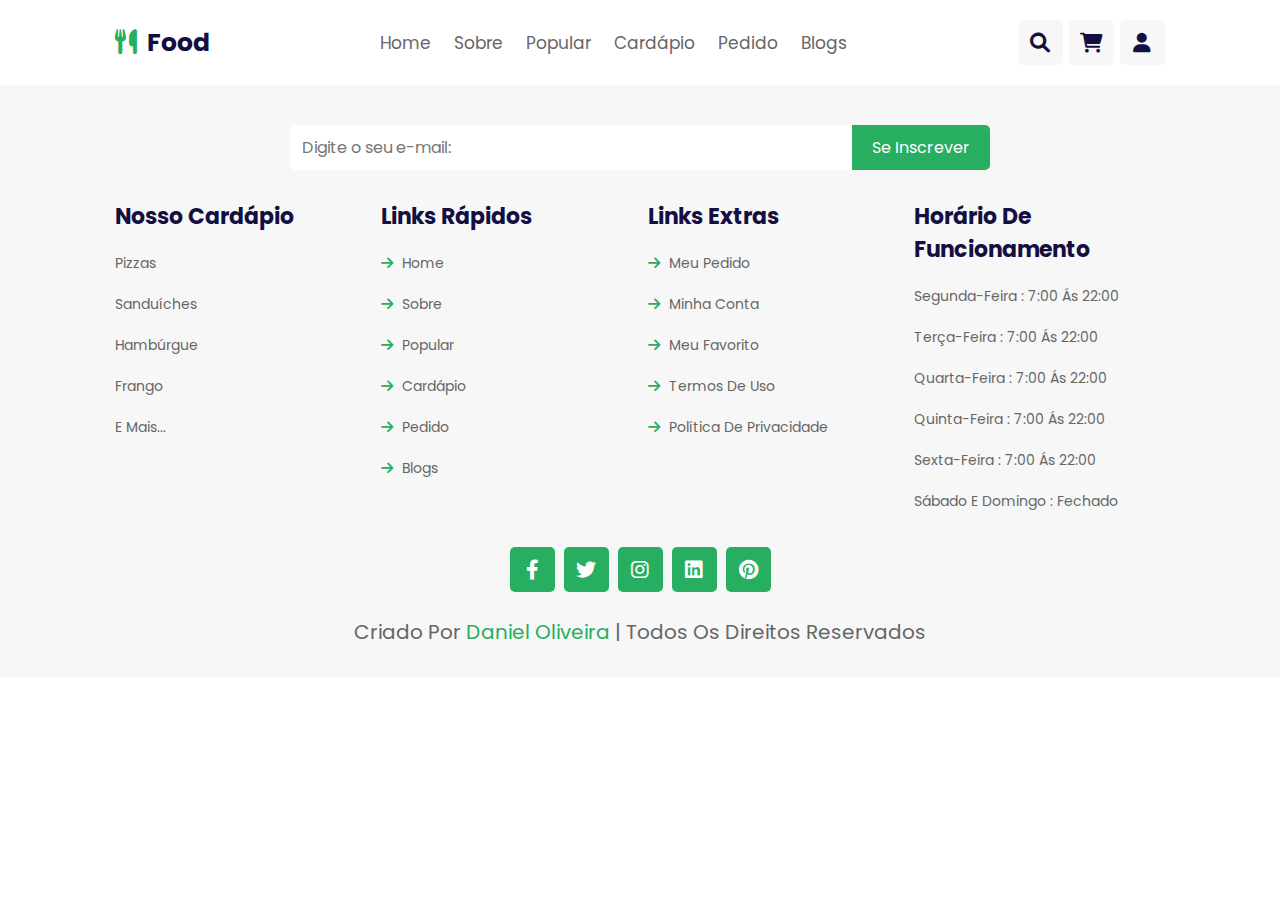
<file: menu.html>
<!DOCTYPE html>
<html lang="pt-br">
<head>
    <meta charset="UTF-8">
    <meta http-equiv="X-UA-Compatible" content="IE=edge">
    <meta name="viewport" content="width=device-width, initial-scale=1.0">
    <title>Cardápio</title>
    <link rel="stylesheet" href="css/style.css">
    <link rel="stylesheet" href="css/style.scss">
    <link rel="shortcut icon" href="images/favicon.ico"/>
    <link rel="stylesheet" href="https://cdnjs.cloudflare.com/ajax/libs/font-awesome/6.0.0-beta3/css/all.min.css">
</head>
<body>

    <!-- ======= Header section/Seção de cabeçalho ======= -->
    <header class="header">
        <a href="#" class="logo"> <i class="fas fa-utensils"></i> Food </a>

        <nav class="navbar">
            <a href="home.html">Home</a>
            <a href="about.html">Sobre</a>
            <a href="popular.html">Popular</a>
            <a href="menu.html">Cardápio</a>
            <a href="order.html">Pedido</a>
            <a href="blogs.html">Blogs</a>
        </nav>

        <div class="icons">
            <div id="menu-btn" class="fas fa-bars"></div>
            <div id="search-btn" class="fas fa-search"></div>
            <div id="cart-btn" class="fas fa-shopping-cart"></div>
            <div id="login-btn" class="fas fa-user"></div>
        </div>
    </header>


    <!-- Search Form/Formulario de Pesquisa -->
    <section class="search-form-container">
        <form action="">
            <input type="search" name="" placeholder="Procure aqui..." id="search-box">
            <label for="search-box" class="fas fa-search"></label>
        </form>
    </section>


    <!-- Shopping-cart section/Seção de Carrinho de Compras -->
    <section class="shopping-cart-container">
        <div class="products-container">
            <h3 class="title">Seus produtos</h3>
            <div class="box-container">
                <div class="box">
                    <i class="fas fa-times"></i>
                    <img src="images/menu-1.png" alt="">
                    <div class="content">
                        <h3>Sanduíches deliciosos</h3>
                        <span> Quantidade: </span>
                        <input type="number" name="" value="1" id=""><br/>
                        <span> Preço : </span>
                        <span class="price"> $15.00 </span>
                    </div>
                </div>
                <div class="box">
                    <i class="fas fa-times"></i>
                    <img src="images/menu-2.png" alt="">
                    <div class="content">
                        <h3>Pizzas deliciosas</h3>
                        <span> Quantidade: </span>
                        <input type="number" name="" value="1" id=""><br/>
                        <span> Preço : </span>
                        <span class="price"> $40.00 </span>
                    </div>
                </div>
                <div class="box">
                    <i class="fas fa-times"></i>
                    <img src="images/menu-3.png" alt="">
                    <div class="content">
                        <h3>Sanduíches Natural</h3>
                        <span> Quantidade: </span>
                        <input type="number" name="" value="1" id=""><br/>
                        <span> Preço : </span>
                        <span class="price"> $10.00 </span>
                    </div>
                </div>
                <div class="box">
                    <i class="fas fa-times"></i>
                    <img src="images/menu-4.png" alt="">
                    <div class="content">
                        <h3>Comida deliciosa</h3>
                        <span> Quantidade: </span>
                        <input type="number" name="" value="1" id=""><br/>
                        <span> Preço : </span>
                        <span class="price"> $11.00 </span>
                    </div>
                </div>
                <div class="box">
                    <i class="fas fa-times"></i>
                    <img src="images/menu-5.png" alt="">
                    <div class="content">
                        <h3>Batata frita crocante</h3>
                        <span> Quantidade: </span>
                        <input type="number" name="" value="1" id=""><br/>
                        <span> Preço : </span>
                        <span class="price"> $17.00 </span>
                    </div>
                </div>
                <div class="box">
                    <i class="fas fa-times"></i>
                    <img src="images/menu-6.png" alt="">
                    <div class="content">
                        <h3>Pizzas Especiais</h3>
                        <span> Quantidade: </span>
                        <input type="number" name="" value="1" id=""><br/>
                        <span> Preço : </span>
                        <span class="price"> $40.00 </span>
                    </div>
                </div>
            </div>
        </div>


        <div class="cart-total">
            <h3 class="title"> Total do carrinho </h3>
            <div class="box">
                <h3 class="subtotal"> Subtotal : <span>$100</span> </h3>
                <h3 class="total"> Total : <span>$200</span> </h3>

                <a href="#" class="btn">Fazer o check-out</a>

            </div>
        </div>

    </section>


    <!-- Login Form/Formulario de Login -->
    <div class="login-form-container">
        <form action="">
            <h3>Fomulário de Login</h3>
            <input type="email" name="" placeholder="Digite seu E-mail: " id="" class="box">
            <input type="password" name="" placeholder="Digite sua senha: " id="" class="box">
            <div class="remember">
                <input type="checkbox" name="" id="remember-me">
                <label for="remember-me">Lembre de mim</label>
            </div>
            <input type="submit" value="Conecte-se agora" class="btn">
            <p>Esqueceu a senha? <a href="#">Clique aqui</a></p>
            <p>Não tem conta <a href="#">Criar uma</a></p>
        </form>
    </div>




    <!-- ======= Footer Section/Seção de Rodapé ======= -->
    <section class="footer">
        <div class="newsletter">
            <h3></h3>
            <form action="">
                <input type="email" name="" placeholder="Digite o seu e-mail: " id="">
                <input type="submit" value="Se Inscrever">
            </form>
        </div>
        <div class="box-container">
            <div class="box">
                <h3>Nosso Cardápio</h3>
                <a href="#">Pizzas</a>
                <a href="#">Sanduíches</a>
                <a href="#">Hambúrgue</a>
                <a href="#">Frango</a>
                <a href="#">E Mais...</a>
            </div>
            <div class="box">
                <h3>Links Rápidos</h3>
                <a href="#home"> <i class="fas fa-arrow-right"></i> Home</a>
                <a href="#about"> <i class="fas fa-arrow-right"></i> Sobre</a>
                <a href="#popular"> <i class="fas fa-arrow-right"></i> Popular</a>
                <a href="#menu"> <i class="fas fa-arrow-right"></i> Cardápio</a>
                <a href="#order"> <i class="fas fa-arrow-right"></i> Pedido</a>
                <a href="#blogs"> <i class="fas fa-arrow-right"></i> Blogs</a>
            </div>
            <div class="box">
                <h3>Links Extras</h3>
                <a href="#"> <i class="fas fa-arrow-right"></i> Meu Pedido</a>
                <a href="#"> <i class="fas fa-arrow-right"></i> Minha Conta</a>
                <a href="#"> <i class="fas fa-arrow-right"></i> Meu Favorito</a>
                <a href="#"> <i class="fas fa-arrow-right"></i> Termos de Uso</a>
                <a href="#"> <i class="fas fa-arrow-right"></i> Política de Privacidade</a>
            </div>
            <div class="box">
                <h3>Horário de funcionamento</h3>
               <p>Segunda-feira : 7:00 ás 22:00</p>
               <p>Terça-feira : 7:00 ás 22:00</p>
               <p>Quarta-feira : 7:00 ás 22:00</p>
               <p>Quinta-feira : 7:00 ás 22:00</p>
               <p>Sexta-feira : 7:00 ás 22:00</p>
               <p>Sábado e Domingo : fechado</p>
            </div>
        </div>
        <div class="bottom">
            <div class="share">
                <a href="#" class="fab fa-facebook-f"></a>
                <a href="#" class="fab fa-twitter"></a>
                <a href="#" class="fab fa-instagram"></a>
                <a href="#" class="fab fa-linkedin"></a>
                <a href="#" class="fab fa-pinterest"></a>
            </div>
            <div class="credit"> Criado Por <span>Daniel Oliveira</span> | Todos os Direitos Reservados </div>
        </div>
    </section>



    <script src="js/script.js"></script>
</body>
</html>

<!--
    Autor: Daniel Oliveira
    Email: danieloliveira.webmaster@gmail.com
    Manaus/Amazonas
    18/02/2022
-->
</file>
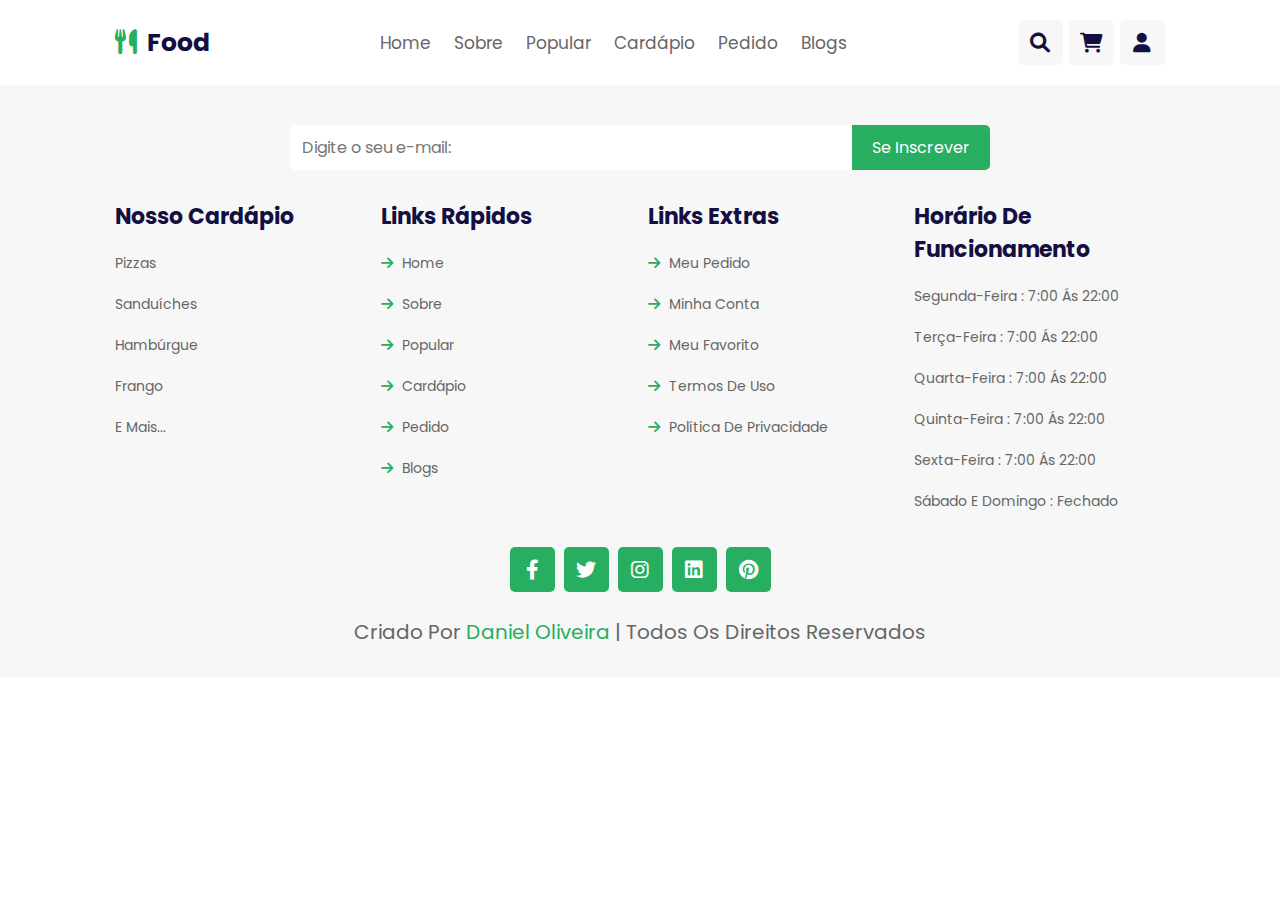
<file: order.html>
<!DOCTYPE html>
<html lang="pt-br">
<head>
    <meta charset="UTF-8">
    <meta http-equiv="X-UA-Compatible" content="IE=edge">
    <meta name="viewport" content="width=device-width, initial-scale=1.0">
    <title>Pedidos</title>
    <link rel="stylesheet" href="css/style.css">
    <link rel="stylesheet" href="css/style.scss">
    <link rel="shortcut icon" href="images/favicon.ico"/>
    <link rel="stylesheet" href="https://cdnjs.cloudflare.com/ajax/libs/font-awesome/6.0.0-beta3/css/all.min.css">
</head>
<body>

    <!-- ======= Header section/Seção de cabeçalho ======= -->
    <header class="header">
        <a href="#" class="logo"> <i class="fas fa-utensils"></i> Food </a>

        <nav class="navbar">
            <a href="home.html">Home</a>
            <a href="about.html">Sobre</a>
            <a href="popular.html">Popular</a>
            <a href="menu.html">Cardápio</a>
            <a href="order.html">Pedido</a>
            <a href="blogs.html">Blogs</a>
        </nav>

        <div class="icons">
            <div id="menu-btn" class="fas fa-bars"></div>
            <div id="search-btn" class="fas fa-search"></div>
            <div id="cart-btn" class="fas fa-shopping-cart"></div>
            <div id="login-btn" class="fas fa-user"></div>
        </div>
    </header>


    <!-- Search Form/Formulario de Pesquisa -->
    <section class="search-form-container">
        <form action="">
            <input type="search" name="" placeholder="Procure aqui..." id="search-box">
            <label for="search-box" class="fas fa-search"></label>
        </form>
    </section>


    <!-- Shopping-cart section/Seção de Carrinho de Compras -->
    <section class="shopping-cart-container">
        <div class="products-container">
            <h3 class="title">Seus produtos</h3>
            <div class="box-container">
                <div class="box">
                    <i class="fas fa-times"></i>
                    <img src="images/menu-1.png" alt="">
                    <div class="content">
                        <h3>Sanduíches deliciosos</h3>
                        <span> Quantidade: </span>
                        <input type="number" name="" value="1" id=""><br/>
                        <span> Preço : </span>
                        <span class="price"> $15.00 </span>
                    </div>
                </div>
                <div class="box">
                    <i class="fas fa-times"></i>
                    <img src="images/menu-2.png" alt="">
                    <div class="content">
                        <h3>Pizzas deliciosas</h3>
                        <span> Quantidade: </span>
                        <input type="number" name="" value="1" id=""><br/>
                        <span> Preço : </span>
                        <span class="price"> $40.00 </span>
                    </div>
                </div>
                <div class="box">
                    <i class="fas fa-times"></i>
                    <img src="images/menu-3.png" alt="">
                    <div class="content">
                        <h3>Sanduíches Natural</h3>
                        <span> Quantidade: </span>
                        <input type="number" name="" value="1" id=""><br/>
                        <span> Preço : </span>
                        <span class="price"> $10.00 </span>
                    </div>
                </div>
                <div class="box">
                    <i class="fas fa-times"></i>
                    <img src="images/menu-4.png" alt="">
                    <div class="content">
                        <h3>Comida deliciosa</h3>
                        <span> Quantidade: </span>
                        <input type="number" name="" value="1" id=""><br/>
                        <span> Preço : </span>
                        <span class="price"> $11.00 </span>
                    </div>
                </div>
                <div class="box">
                    <i class="fas fa-times"></i>
                    <img src="images/menu-5.png" alt="">
                    <div class="content">
                        <h3>Batata frita crocante</h3>
                        <span> Quantidade: </span>
                        <input type="number" name="" value="1" id=""><br/>
                        <span> Preço : </span>
                        <span class="price"> $17.00 </span>
                    </div>
                </div>
                <div class="box">
                    <i class="fas fa-times"></i>
                    <img src="images/menu-6.png" alt="">
                    <div class="content">
                        <h3>Pizzas Especiais</h3>
                        <span> Quantidade: </span>
                        <input type="number" name="" value="1" id=""><br/>
                        <span> Preço : </span>
                        <span class="price"> $40.00 </span>
                    </div>
                </div>
            </div>
        </div>


        <div class="cart-total">
            <h3 class="title"> Total do carrinho </h3>
            <div class="box">
                <h3 class="subtotal"> Subtotal : <span>$100</span> </h3>
                <h3 class="total"> Total : <span>$200</span> </h3>

                <a href="#" class="btn">Fazer o check-out</a>

            </div>
        </div>

    </section>


    <!-- Login Form/Formulario de Login -->
    <div class="login-form-container">
        <form action="">
            <h3>Fomulário de Login</h3>
            <input type="email" name="" placeholder="Digite seu E-mail: " id="" class="box">
            <input type="password" name="" placeholder="Digite sua senha: " id="" class="box">
            <div class="remember">
                <input type="checkbox" name="" id="remember-me">
                <label for="remember-me">Lembre de mim</label>
            </div>
            <input type="submit" value="Conecte-se agora" class="btn">
            <p>Esqueceu a senha? <a href="#">Clique aqui</a></p>
            <p>Não tem conta <a href="#">Criar uma</a></p>
        </form>
    </div>




    <!-- ======= Footer Section/Seção de Rodapé ======= -->
    <section class="footer">
        <div class="newsletter">
            <h3></h3>
            <form action="">
                <input type="email" name="" placeholder="Digite o seu e-mail: " id="">
                <input type="submit" value="Se Inscrever">
            </form>
        </div>
        <div class="box-container">
            <div class="box">
                <h3>Nosso Cardápio</h3>
                <a href="#">Pizzas</a>
                <a href="#">Sanduíches</a>
                <a href="#">Hambúrgue</a>
                <a href="#">Frango</a>
                <a href="#">E Mais...</a>
            </div>
            <div class="box">
                <h3>Links Rápidos</h3>
                <a href="#home"> <i class="fas fa-arrow-right"></i> Home</a>
                <a href="#about"> <i class="fas fa-arrow-right"></i> Sobre</a>
                <a href="#popular"> <i class="fas fa-arrow-right"></i> Popular</a>
                <a href="#menu"> <i class="fas fa-arrow-right"></i> Cardápio</a>
                <a href="#order"> <i class="fas fa-arrow-right"></i> Pedido</a>
                <a href="#blogs"> <i class="fas fa-arrow-right"></i> Blogs</a>
            </div>
            <div class="box">
                <h3>Links Extras</h3>
                <a href="#"> <i class="fas fa-arrow-right"></i> Meu Pedido</a>
                <a href="#"> <i class="fas fa-arrow-right"></i> Minha Conta</a>
                <a href="#"> <i class="fas fa-arrow-right"></i> Meu Favorito</a>
                <a href="#"> <i class="fas fa-arrow-right"></i> Termos de Uso</a>
                <a href="#"> <i class="fas fa-arrow-right"></i> Política de Privacidade</a>
            </div>
            <div class="box">
                <h3>Horário de funcionamento</h3>
               <p>Segunda-feira : 7:00 ás 22:00</p>
               <p>Terça-feira : 7:00 ás 22:00</p>
               <p>Quarta-feira : 7:00 ás 22:00</p>
               <p>Quinta-feira : 7:00 ás 22:00</p>
               <p>Sexta-feira : 7:00 ás 22:00</p>
               <p>Sábado e Domingo : fechado</p>
            </div>
        </div>
        <div class="bottom">
            <div class="share">
                <a href="#" class="fab fa-facebook-f"></a>
                <a href="#" class="fab fa-twitter"></a>
                <a href="#" class="fab fa-instagram"></a>
                <a href="#" class="fab fa-linkedin"></a>
                <a href="#" class="fab fa-pinterest"></a>
            </div>
            <div class="credit"> Criado Por <span>Daniel Oliveira</span> | Todos os Direitos Reservados </div>
        </div>
    </section>



    <script src="js/script.js"></script>
</body>
</html>

<!--
    Autor: Daniel Oliveira
    Email: danieloliveira.webmaster@gmail.com
    Manaus/Amazonas
    18/02/2022
-->
</file>
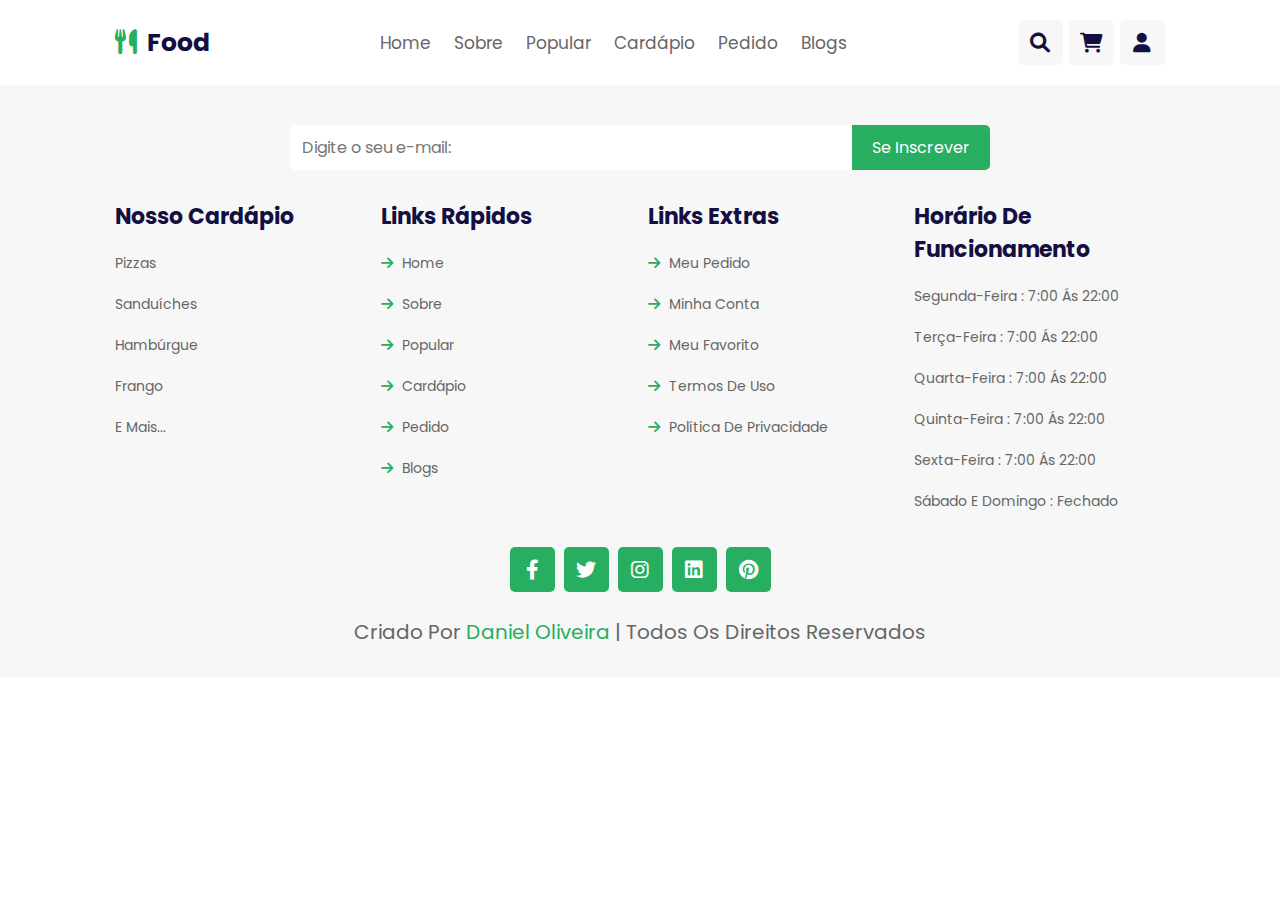
<file: popular.html>
<!DOCTYPE html>
<html lang="pt-br">
<head>
    <meta charset="UTF-8">
    <meta http-equiv="X-UA-Compatible" content="IE=edge">
    <meta name="viewport" content="width=device-width, initial-scale=1.0">
    <title>Popular</title>
    <link rel="stylesheet" href="css/style.css">
    <link rel="stylesheet" href="css/style.scss">
    <link rel="shortcut icon" href="images/favicon.ico"/>
    <link rel="stylesheet" href="https://cdnjs.cloudflare.com/ajax/libs/font-awesome/6.0.0-beta3/css/all.min.css">
</head>
<body>

    <!-- ======= Header section/Seção de cabeçalho ======= -->
    <header class="header">
        <a href="#" class="logo"> <i class="fas fa-utensils"></i> Food </a>

        <nav class="navbar">
            <a href="home.html">Home</a>
            <a href="about.html">Sobre</a>
            <a href="popular.html">Popular</a>
            <a href="menu.html">Cardápio</a>
            <a href="order.html">Pedido</a>
            <a href="blogs.html">Blogs</a>
        </nav>

        <div class="icons">
            <div id="menu-btn" class="fas fa-bars"></div>
            <div id="search-btn" class="fas fa-search"></div>
            <div id="cart-btn" class="fas fa-shopping-cart"></div>
            <div id="login-btn" class="fas fa-user"></div>
        </div>
    </header>


    <!-- Search Form/Formulario de Pesquisa -->
    <section class="search-form-container">
        <form action="">
            <input type="search" name="" placeholder="Procure aqui..." id="search-box">
            <label for="search-box" class="fas fa-search"></label>
        </form>
    </section>


    <!-- Shopping-cart section/Seção de Carrinho de Compras -->
    <section class="shopping-cart-container">
        <div class="products-container">
            <h3 class="title">Seus produtos</h3>
            <div class="box-container">
                <div class="box">
                    <i class="fas fa-times"></i>
                    <img src="images/menu-1.png" alt="">
                    <div class="content">
                        <h3>Sanduíches deliciosos</h3>
                        <span> Quantidade: </span>
                        <input type="number" name="" value="1" id=""><br/>
                        <span> Preço : </span>
                        <span class="price"> $15.00 </span>
                    </div>
                </div>
                <div class="box">
                    <i class="fas fa-times"></i>
                    <img src="images/menu-2.png" alt="">
                    <div class="content">
                        <h3>Pizzas deliciosas</h3>
                        <span> Quantidade: </span>
                        <input type="number" name="" value="1" id=""><br/>
                        <span> Preço : </span>
                        <span class="price"> $40.00 </span>
                    </div>
                </div>
                <div class="box">
                    <i class="fas fa-times"></i>
                    <img src="images/menu-3.png" alt="">
                    <div class="content">
                        <h3>Sanduíches Natural</h3>
                        <span> Quantidade: </span>
                        <input type="number" name="" value="1" id=""><br/>
                        <span> Preço : </span>
                        <span class="price"> $10.00 </span>
                    </div>
                </div>
                <div class="box">
                    <i class="fas fa-times"></i>
                    <img src="images/menu-4.png" alt="">
                    <div class="content">
                        <h3>Comida deliciosa</h3>
                        <span> Quantidade: </span>
                        <input type="number" name="" value="1" id=""><br/>
                        <span> Preço : </span>
                        <span class="price"> $11.00 </span>
                    </div>
                </div>
                <div class="box">
                    <i class="fas fa-times"></i>
                    <img src="images/menu-5.png" alt="">
                    <div class="content">
                        <h3>Batata frita crocante</h3>
                        <span> Quantidade: </span>
                        <input type="number" name="" value="1" id=""><br/>
                        <span> Preço : </span>
                        <span class="price"> $17.00 </span>
                    </div>
                </div>
                <div class="box">
                    <i class="fas fa-times"></i>
                    <img src="images/menu-6.png" alt="">
                    <div class="content">
                        <h3>Pizzas Especiais</h3>
                        <span> Quantidade: </span>
                        <input type="number" name="" value="1" id=""><br/>
                        <span> Preço : </span>
                        <span class="price"> $40.00 </span>
                    </div>
                </div>
            </div>
        </div>


        <div class="cart-total">
            <h3 class="title"> Total do carrinho </h3>
            <div class="box">
                <h3 class="subtotal"> Subtotal : <span>$100</span> </h3>
                <h3 class="total"> Total : <span>$200</span> </h3>

                <a href="#" class="btn">Fazer o check-out</a>

            </div>
        </div>

    </section>


    <!-- Login Form/Formulario de Login -->
    <div class="login-form-container">
        <form action="">
            <h3>Fomulário de Login</h3>
            <input type="email" name="" placeholder="Digite seu E-mail: " id="" class="box">
            <input type="password" name="" placeholder="Digite sua senha: " id="" class="box">
            <div class="remember">
                <input type="checkbox" name="" id="remember-me">
                <label for="remember-me">Lembre de mim</label>
            </div>
            <input type="submit" value="Conecte-se agora" class="btn">
            <p>Esqueceu a senha? <a href="#">Clique aqui</a></p>
            <p>Não tem conta <a href="#">Criar uma</a></p>
        </form>
    </div>




    <!-- ======= Footer Section/Seção de Rodapé ======= -->
    <section class="footer">
        <div class="newsletter">
            <h3></h3>
            <form action="">
                <input type="email" name="" placeholder="Digite o seu e-mail: " id="">
                <input type="submit" value="Se Inscrever">
            </form>
        </div>
        <div class="box-container">
            <div class="box">
                <h3>Nosso Cardápio</h3>
                <a href="#">Pizzas</a>
                <a href="#">Sanduíches</a>
                <a href="#">Hambúrgue</a>
                <a href="#">Frango</a>
                <a href="#">E Mais...</a>
            </div>
            <div class="box">
                <h3>Links Rápidos</h3>
                <a href="#home"> <i class="fas fa-arrow-right"></i> Home</a>
                <a href="#about"> <i class="fas fa-arrow-right"></i> Sobre</a>
                <a href="#popular"> <i class="fas fa-arrow-right"></i> Popular</a>
                <a href="#menu"> <i class="fas fa-arrow-right"></i> Cardápio</a>
                <a href="#order"> <i class="fas fa-arrow-right"></i> Pedido</a>
                <a href="#blogs"> <i class="fas fa-arrow-right"></i> Blogs</a>
            </div>
            <div class="box">
                <h3>Links Extras</h3>
                <a href="#"> <i class="fas fa-arrow-right"></i> Meu Pedido</a>
                <a href="#"> <i class="fas fa-arrow-right"></i> Minha Conta</a>
                <a href="#"> <i class="fas fa-arrow-right"></i> Meu Favorito</a>
                <a href="#"> <i class="fas fa-arrow-right"></i> Termos de Uso</a>
                <a href="#"> <i class="fas fa-arrow-right"></i> Política de Privacidade</a>
            </div>
            <div class="box">
                <h3>Horário de funcionamento</h3>
               <p>Segunda-feira : 7:00 ás 22:00</p>
               <p>Terça-feira : 7:00 ás 22:00</p>
               <p>Quarta-feira : 7:00 ás 22:00</p>
               <p>Quinta-feira : 7:00 ás 22:00</p>
               <p>Sexta-feira : 7:00 ás 22:00</p>
               <p>Sábado e Domingo : fechado</p>
            </div>
        </div>
        <div class="bottom">
            <div class="share">
                <a href="#" class="fab fa-facebook-f"></a>
                <a href="#" class="fab fa-twitter"></a>
                <a href="#" class="fab fa-instagram"></a>
                <a href="#" class="fab fa-linkedin"></a>
                <a href="#" class="fab fa-pinterest"></a>
            </div>
            <div class="credit"> Criado Por <span>Daniel Oliveira</span> | Todos os Direitos Reservados </div>
        </div>
    </section>



    <script src="js/script.js"></script>
</body>
</html>

<!--
    Autor: Daniel Oliveira
    Email: danieloliveira.webmaster@gmail.com
    Manaus/Amazonas
    18/02/2022
-->
</file>
<file: css/style.css>
@charset "UTF-8";
@import url("https://fonts.googleapis.com/css2?family=Arimo:wght@700&family=Libre+Franklin:wght@100&family=Montserrat:wght@100;200;300;400;500;600&family=Open+Sans:wght@700&family=Poppins:wght@100;300;400;500;600&display=swap");
@import url("https://fonts.googleapis.com/css2?family=Arimo:wght@700&family=Libre+Franklin:wght@100&family=Montserrat:wght@100;200;300;400;500;600&family=Open+Sans:wght@700&family=Satisfy&display=swap");
* {
  font-family: "Poppins", sans-serif;
  margin: 0;
  padding: 0;
  box-sizing: border-box;
  outline: none;
  border: none;
  text-decoration: none;
  text-transform: capitalize;
  transition: 0.2s linear;
}

html {
  font-size: 62.5%;
  overflow-x: hidden;
  scroll-behavior: smooth;
  scroll-padding-top: 8.5rem;
}
html::-webkit-scrollbar {
  width: 1rem;
}
html::-webkit-scrollbar-track {
  background: #fff;
}
html::-webkit-scrollbar-thumb {
  background: #27ae60;
  border-radius: 5rem;
}

section {
  padding: 2rem 9%;
}

.heading {
  text-align: center;
  padding-bottom: 2rem;
}
.heading span {
  font-family: "Satisfy", cursive;
  font-size: 3rem;
  color: #27ae60;
}
.heading h3 {
  font-size: 3rem;
  color: #130f40;
}

.btn {
  display: inline-block;
  margin-top: 1rem;
  padding: 0.7rem 1.8rem;
  font-size: 1.7rem;
  cursor: pointer;
  color: #fff;
  background: #27ae60;
  border-radius: 0.5rem;
}
.btn:hover {
  background: #130f40;
}

/* ======= Header section/Seção de cabeçalho ======= */
.header {
  position: sticky;
  top: 0;
  left: 0;
  right: 0;
  z-index: 1000;
  background: #fff;
  box-shadow: 0 1rem 1rem solid rgba(0, 0, 0, 0.05);
  display: flex;
  align-items: center;
  justify-content: space-between;
  padding: 2rem 9%;
}
.header .logo {
  font-size: 2.5rem;
  font-weight: bolder;
  color: #130f40;
}
.header .logo i {
  padding-right: 0.5rem;
  color: #27ae60;
}
.header .navbar a {
  font-size: 1.7rem;
  margin: 0 1rem;
  color: #666;
}
.header .navbar a:hover {
  color: #27ae60;
}

.icons div {
  height: 4.5rem;
  width: 4.5rem;
  line-height: 4.5rem;
  font-size: 2rem;
  background: #f7f7f7;
  color: #130f40;
  border-radius: 0.5rem;
  margin-left: 0.3rem;
  cursor: pointer;
  text-align: center;
}
.icons div:hover {
  color: #fff;
  background: #27ae60;
}

#menu-btn {
  display: none;
}

@keyframes fadeUp {
  0% {
    transform: translateY(5rem);
    opacity: 0;
  }
}
/* Search Form / Formulario de Pesquisa */
.search-form-container {
  position: fixed;
  top: 8.5rem;
  left: 0;
  right: 0;
  height: calc(100vh - 8.5rem);
  background: #fff;
  display: none;
  z-index: 1000;
}
.search-form-container.active {
  display: block;
}
.search-form-container form {
  height: 7rem;
  border-bottom: 0.2rem solid #130f40;
  width: 100%;
  display: flex;
  align-items: center;
  animation: fadeUp 0.4s linear;
}
.search-form-container form input {
  height: 100%;
  width: 100%;
  font-size: 1.7rem;
  color: #130f40;
  text-transform: none;
  padding-right: 1rem;
}
.search-form-container form label {
  font-size: 3rem;
  cursor: pointer;
  color: #130f40;
}
.search-form-container form label:hover {
  color: #27ae60;
}

/* Shopping-cart section/Seção de carrinho de compras */
.shopping-cart-container {
  position: fixed;
  top: 8.5rem;
  left: 0;
  right: 0;
  height: calc(100vh - 8.5rem);
  background: #fff;
  overflow-y: scroll;
  padding-bottom: 8rem;
  z-index: 1000;
  display: none;
}
.shopping-cart-container.active {
  display: block;
}
.shopping-cart-container::-webkit-scrollbar {
  width: 1rem;
}
.shopping-cart-container::-webkit-scrollbar-track {
  background: #fff;
}
.shopping-cart-container::-webkit-scrollbar-thumb {
  background: #130f40;
  border-radius: 5rem;
}
.shopping-cart-container .title {
  font-size: 2.5rem;
  padding: 1rem;
  color: #130f40;
  border-bottom: 0.1rem solid rgba(0, 0, 0, 0.2);
  text-align: center;
}
.shopping-cart-container .products-container {
  border: 0.1rem solid rgba(0, 0, 0, 0.2);
  border-radius: 0.5rem;
  animation: fadeUp 0.4s linear;
}
.shopping-cart-container .products-container .box-container {
  display: grid;
  grid-template-columns: repeat(auto-fit, minmax(30rem, 1fr));
  gap: 1.5rem;
  padding: 1.5rem;
}
.shopping-cart-container .products-container .box-container .box {
  border-radius: 0.5rem;
  background: #f7f7f7;
  display: flex;
  align-items: center;
  gap: 1.5rem;
  padding: 2rem;
  position: relative;
}
.shopping-cart-container .products-container .box-container .box .fa-times {
  position: absolute;
  top: 0.7rem;
  right: 1rem;
  font-size: 2rem;
  cursor: pointer;
  color: #130f40;
}
.shopping-cart-container .products-container .box-container .box .fa-times:hover {
  color: #27ae60;
}
.shopping-cart-container .products-container .box-container .box img {
  height: 8rem;
}
.shopping-cart-container .products-container .box-container .box .content h3 {
  font-size: 2rem;
  color: #130f40;
}
.shopping-cart-container .products-container .box-container .box .content span {
  font-size: 1.5rem;
  color: #666;
}
.shopping-cart-container .products-container .box-container .box .content span.price {
  color: #27ae60;
  font-size: 1.7rem;
}
.shopping-cart-container .products-container .box-container .box .content input {
  width: 8rem;
  padding: 0.5rem 1.2;
  font-size: 1.5rem;
  color: #130f40;
  margin: 0.7rem 0;
}
.shopping-cart-container .cart-total {
  margin-top: 2rem;
  border: 0.1rem solid rgba(0, 0, 0, 0.2);
  border-radius: 0.5rem;
  animation: fadeUp 0.4s linear 0.4s backwards;
}
.shopping-cart-container .cart-total .box {
  padding: 1.5rem;
}
.shopping-cart-container .cart-total .box h3 {
  color: #130f40;
  font-size: 2rem;
  padding-bottom: 0.7rem;
}
.shopping-cart-container .cart-total .box h3 span {
  color: #27ae60;
}

/* Login Form / Formulario de Login */
.login-form-container {
  position: fixed;
  top: 8.5rem;
  left: 0;
  right: 0;
  z-index: 1000;
  height: calc(100vh - 8.5rem);
  background: #fff;
  padding: 0 2rem;
  display: none;
}
.login-form-container.active {
  display: block;
}
.login-form-container form {
  margin: 2rem auto;
  max-width: 40rem;
  box-shadow: 0 1rem 1rem solid rgba(0, 0, 0, 0.05);
  border: 0.1rem solid rgba(0, 0, 0, 0.2);
  padding: 2rem;
  border-radius: 0.5rem;
  animation: fadeUp 0.4s linear;
}
.login-form-container form h3 {
  padding-bottom: 1rem;
  font-size: 2.5rem;
  text-transform: uppercase;
  color: #130f40;
}
.login-form-container form .box {
  margin: 0.7rem 0;
  border-radius: 0.5rem;
  background: #f7f7f7;
  padding: 1rem 1.2rem;
  font-size: 1.6rem;
  color: #130f40;
  text-transform: none;
  width: 100%;
}
.login-form-container form .remember {
  padding: 1rem 0;
  display: flex;
  align-items: center;
  gap: 0.5rem;
}
.login-form-container form .remember label {
  font-size: 1.5rem;
  cursor: pointer;
  color: #666;
}
.login-form-container form .btn {
  margin: 1rem 0;
  width: 100%;
  text-align: center;
}
.login-form-container form p {
  padding-top: 1rem;
  font-size: 1.5rem;
  color: #666;
}
.login-form-container form p a {
  color: #27ae60;
}
.login-form-container form p a:hover {
  color: #130f40;
  text-decoration: underline;
}

/* ======= Home Section/Seção inicial ======= */
.home {
  display: flex;
  align-items: center;
  flex-wrap: wrap-reverse;
  gap: 2rem;
  position: relative;
  overflow: hidden;
}
.home .content {
  flex: 1 1 41rem;
}
.home .content span {
  font-size: 2rem;
  color: #27ae60;
}
.home .content h3 {
  font-size: 4rem;
  color: #130f40;
  padding-top: 1rem;
}
.home .content p {
  font-size: 1.4rem;
  color: #666;
  line-height: 2;
  padding: 1rem 0;
}
.home .image {
  flex: 1 1 41rem;
  margin: 2rem 0;
  pointer-events: none;
}
.home .image .home-img {
  width: 100%;
  margin-top: 5rem;
}
.home .home-parallax-img {
  position: absolute;
  top: -10rem;
  right: -10rem;
  width: 80vw;
}

/* ======= Category Section/Seção de Categoria ======= */
.category {
  display: grid;
  grid-template-columns: repeat(auto-fit, minmax(16rem, 1fr));
  gap: 1.5rem;
  padding-bottom: 5rem;
}
.category .box {
  padding: 2rem;
  text-align: center;
  border-radius: 0.5rem;
  background-color: #f7f7f7;
}
.category .box:hover {
  background: #27ae60;
}
.category .box:hover h3 {
  color: #fff;
}
.category .box img {
  height: 7rem;
}
.category .box h3 {
  font-size: 1.8rem;
  color: #130f40;
}

/* ======= About Section/Seção Sobre Nós ======= */
.about {
  display: flex;
  flex-wrap: wrap;
  align-items: center;
  gap: 2rem;
  background: #f7f7f7;
}
.about .image {
  flex: 1 1 40rem;
}
.about .image img {
  width: 100%;
}
.about .content {
  flex: 1 1 40rem;
}
.about .content span {
  font-family: "Satisfy", cursive;
  font-size: 3rem;
  color: #27ae60;
}
.about .content .title {
  font-size: 3rem;
  padding-top: 0.5rem;
  color: #130f40;
}
.about .content p {
  padding: 1rem 0;
  line-height: 2;
  font-size: 1.4rem;
  color: #f7f7f7;
}
.about .content .icons-container {
  margin-top: 2rem;
  display: flex;
  flex-wrap: wrap;
  gap: 1.5rem;
}
.about .content .icons-container .icons {
  flex: 1 1 20rem;
  border-radius: 0.5rem;
  background: #fff;
  box-shadow: 0 1rem 1rem solid rgba(0, 0, 0, 0.05);
  display: flex;
  align-items: center;
  gap: 2rem;
  padding: 2rem;
}
.about .content .icons-container .icons h3 {
  font-size: 1.7rem;
  color: #130f40;
}

/* ======= Popular Section/Seção popular ======= */
.popular .box-container {
  display: grid;
  grid-template-columns: repeat(auto-fit, minmax(25rem, 1fr));
  gap: 1.5rem;
}
.popular .box-container .box {
  border-radius: 0.5rem;
  position: relative;
  background: #f7f7f7;
  padding: 2rem;
  text-align: center;
}
.popular .box-container .box .fa-heart {
  position: absolute;
  top: 1.5rem;
  right: 1.5rem;
  font-size: 2.5rem;
  color: #666;
  cursor: pointer;
}
.popular .box-container .box .fa-heart:hover {
  color: #27ae60;
}
.popular .box-container .box .image {
  margin: 1rem 0;
}
.popular .box-container .box .image img {
  height: 15rem;
}
.popular .box-container .box .content h3 {
  font-size: 2rem;
  color: #130f40;
}
.popular .box-container .box .content .stars {
  padding: 1rem 0;
  font-size: 1.7rem;
}
.popular .box-container .box .content .stars i {
  color: gold;
}
.popular .box-container .box .content .stars span {
  color: #666;
}
.popular .box-container .box .content .price {
  font-size: 2rem;
  color: #130f40;
}
.popular .box-container .box .content .price span {
  font-size: 1.5rem;
  color: #666;
  text-decoration: line-through;
}

/* ======= Banner Section/Seção de Banner ======= */
.banner .row-banner {
  background: url(../images/row-banner.png) no-repeat;
  height: 45rem;
  background-size: cover;
  background-position: center;
  position: relative;
}
.banner .row-banner .content {
  position: absolute;
  top: 50%;
  left: 7%;
  transform: translateY(-50%);
}
.banner .row-banner .content span {
  font-family: "Satisfy", cursive;
  font-size: 4rem;
  color: #27ae60;
  color: #130f40;
}
.banner .row-banner .content h3 {
  font-size: 6rem;
  color: red;
  text-transform: uppercase;
}
.banner .row-banner .content p {
  font-size: 2rem;
  padding-bottom: 1rem;
}
.banner .grid-banner {
  display: grid;
  grid-template-columns: repeat(auto-fit, minmax(30rem, 1fr));
  gap: 1.5rem;
}
.banner .grid-banner .grid {
  position: relative;
  border-radius: 1rem;
  overflow: hidden;
  height: 45rem;
}
.banner .grid-banner .grid:hover img {
  transform: scale(1.2);
}
.banner .grid-banner .grid img {
  height: 100%;
  width: 100%;
}
.banner .grid-banner .grid .content {
  position: absolute;
  top: 2rem;
  padding: 0 2rem;
}
.banner .grid-banner .grid .content.center {
  text-align: center;
  width: 100%;
}
.banner .grid-banner .grid .content.center span {
  color: #666;
}
.banner .grid-banner .grid .content.center h3 {
  color: #130f40;
}
.banner .grid-banner .grid .content span {
  font-size: 2.5rem;
  color: #fff;
}
.banner .grid-banner .grid .content h3 {
  font-size: 3rem;
  color: #fff;
  padding-top: 0.5rem;
}

/* ======= Menu Section/Seção de Cardápio ======= */
.menu .box-container {
  display: grid;
  grid-template-columns: repeat(auto-fit, minmax(30rem, 1fr));
  gap: 1.5rem;
}
.menu .box-container .box {
  border-radius: 0.5rem;
  background: #f7f7f7;
  padding: 2rem;
  display: flex;
  align-items: center;
  gap: 1.5rem;
}
.menu .box-container .box:hover {
  background: #130f40;
  /*verde*/
}
.menu .box-container .box:hover .content h3 {
  color: #fff;
}
.menu .box-container .box img {
  height: 10rem;
}
.menu .box-container .box .content h3 {
  font-size: 2rem;
  color: #130f40;
  padding-bottom: 0.5rem;
}
.menu .box-container .box .content .price {
  font-size: 1.8rem;
  color: #27ae60;
}

/* ======= Order Section/Seção de Pedidos ======= */
.order .icons-container {
  display: grid;
  grid-template-columns: repeat(auto-fit, minmax(30rem, 1fr));
  gap: 1.5rem;
  margin-bottom: 2rem;
}
.order .icons-container .icons {
  border-radius: 0.5rem;
  padding: 2rem;
  text-align: center;
  background: #f7f7f7;
}
.order .icons-container .icons img {
  height: 10rem;
}
.order .icons-container .icons h3 {
  font-size: 2rem;
  color: #130f40;
  margin-top: 0.5rem;
}
.order form {
  background: #f7f7f7;
  padding: 2rem;
  border-radius: 0.5rem;
}
.order form .flex {
  display: flex;
  flex-wrap: wrap;
  justify-content: space-between;
}
.order form .flex .inputBox {
  width: 49%;
}
.order form .flex span {
  font-size: 1.7rem;
  color: #666;
}
.order form .flex input, .order form .flex textarea {
  width: 100%;
  padding: 1rem 1.2rem;
  margin-top: 0.5rem;
  border-radius: 0.5rem;
  font-size: 1.6rem;
  text-transform: none;
  color: #130f40;
}
.order form .flex textarea {
  height: 20rem;
  resize: none;
}
.order form .flex .map {
  height: 100%;
  width: 100%;
  border-radius: 0.5rem;
}

/* ======= Blogs Section/Seção de Blogs ======= */
.blogs .box-container {
  display: grid;
  grid-template-columns: repeat(auto-fit, minmax(30rem, 1fr));
  gap: 1.5rem;
}
.blogs .box-container .box {
  border-radius: 0.5rem;
  overflow: hidden;
}
.blogs .box-container .box:hover .image h3 {
  left: 1.5rem;
}
.blogs .box-container .box:hover .image img {
  transform: scale(1.1);
}
.blogs .box-container .box .image {
  position: relative;
  height: 25rem;
  overflow: hidden;
  width: 100%;
}
.blogs .box-container .box .image h3 {
  position: absolute;
  z-index: 10;
  top: 1rem;
  left: -100%;
  border-radius: 0.5rem;
  padding: 0.5rem 1rem;
  background: #fff;
  color: #130f40;
  font-size: 1.5rem;
}
.blogs .box-container .box .image h3 i {
  padding-right: 0.5rem;
  color: #27ae60;
}
.blogs .box-container .box .image img {
  height: 100%;
  width: 100%;
  object-fit: cover;
}
.blogs .box-container .box .content {
  padding: 2rem 1.5rem;
  background: #f7f7f7;
}
.blogs .box-container .box .content .tags {
  padding-bottom: 1rem;
}
.blogs .box-container .box .content .tags a {
  font-size: 1.5rem;
  color: #666;
  padding-right: 0.5rem;
}
.blogs .box-container .box .content .tags a:hover {
  color: #27ae60;
}
.blogs .box-container .box .content .tags a i {
  color: #27ae60;
  padding-right: 0.5rem;
}
.blogs .box-container .box .content h3 {
  font-size: 2rem;
  color: #130f40;
}
.blogs .box-container .box .content p {
  font-size: 1.4rem;
  color: #666;
  padding: 1rem 0;
  line-height: 2;
}

/* ======= Footer Section/Seção de Rodapé ======= */
.footer {
  background: #f7f7f7;
}
.footer .newsletter {
  text-align: center;
  margin-bottom: 2rem;
}
.footer .newsletter h3 {
  font-size: 2.5rem;
  color: #130f40;
  padding-bottom: 1rem;
}
.footer .newsletter form {
  max-width: 70rem;
  margin: 1rem auto;
  max-width: 70rem;
  display: flex;
  border-radius: 0.5rem;
  overflow: hidden;
}
.footer .newsletter form input[type=email] {
  height: 100%;
  width: 100%;
  padding: 1rem 1.2rem;
  font-size: 1.6rem;
  color: #130f40;
  text-transform: none;
}
.footer .newsletter form input[type=submit] {
  padding: 0 2rem;
  font-size: 1.6rem;
  color: #fff;
  background: #27ae60;
  cursor: pointer;
}
.footer .newsletter form input[type=submit]:hover {
  background: #130f40;
}
.footer .box-container {
  display: grid;
  grid-template-columns: repeat(auto-fit, minmax(25rem, 1fr));
  gap: 1.5rem;
}
.footer .box-container .box h3 {
  font-size: 2.2rem;
  color: #130f40;
  padding: 1rem 0;
}
.footer .box-container .box p {
  font-size: 1.4rem;
  color: #666;
  padding: 1rem 0;
}
.footer .box-container .box a {
  display: block;
  font-size: 1.4rem;
  color: #666;
  padding: 1rem 0;
}
.footer .box-container .box a:hover {
  color: #27ae60;
}
.footer .box-container .box a:hover i {
  padding-right: 2rem;
}
.footer .box-container .box a i {
  padding-right: 0.5rem;
  color: #27ae60;
}
.footer .bottom {
  padding-top: 1rem;
  text-align: center;
}
.footer .bottom .share {
  margin: 1.5rem 0;
}
.footer .bottom .share a {
  height: 4.5rem;
  width: 4.5rem;
  line-height: 4.5rem;
  font-size: 2rem;
  border-radius: 0.5rem;
  margin: 0 0.3rem;
  color: #fff;
  background: #27ae60;
}
.footer .bottom .share a:hover {
  background: #130f40;
}
.footer .bottom .credit {
  font-size: 2rem;
  color: #666;
  padding: 1rem;
}
.footer .bottom .credit span {
  color: #27ae60;
}

/* ======= ------ Responsividade ------ ======= */
@media (max-width: 991px) {
  html {
    font-size: 55%;
  }

  .header {
    padding: 2rem;
  }

  section {
    padding: 2rem;
  }
}
@media (max-width: 768px) {
  #menu-btn {
    display: inline-block;
  }

  .header .navbar {
    position: absolute;
    top: 99%;
    left: 0;
    right: 0;
    background: #fff;
    border-top: 0.1rem solid rgba(0, 0, 0, 0.2);
    border-bottom: 0.1rem solid rgba(0, 0, 0, 0.2);
    clip-path: polygon(0 0, 100% 0, 100% 0, 0 0);
  }
  .header .navbar.active {
    clip-path: polygon(0 0, 100% 0, 100% 100%, 0% 100%);
  }
  .header .navbar a {
    font-size: 2rem;
    margin: 2rem;
    display: block;
  }

  .home .home-parallax-img {
    top: 0;
    right: 0;
    width: 130%;
  }

  .order form .flex .inputBox {
    width: 100%;
  }
}
@media (max-width: 450px) {
  html {
    font-size: 50%;
  }

  .shopping-cart-container .cart-total .box {
    text-align: center;
  }
  .shopping-cart-container .cart-total .box .btn {
    width: 100%;
  }

  .home .content h3 {
    font-size: 3rem;
  }
  .home .content p {
    font-size: 1.5rem;
  }
}

/*# sourceMappingURL=style.css.map */
</file>
